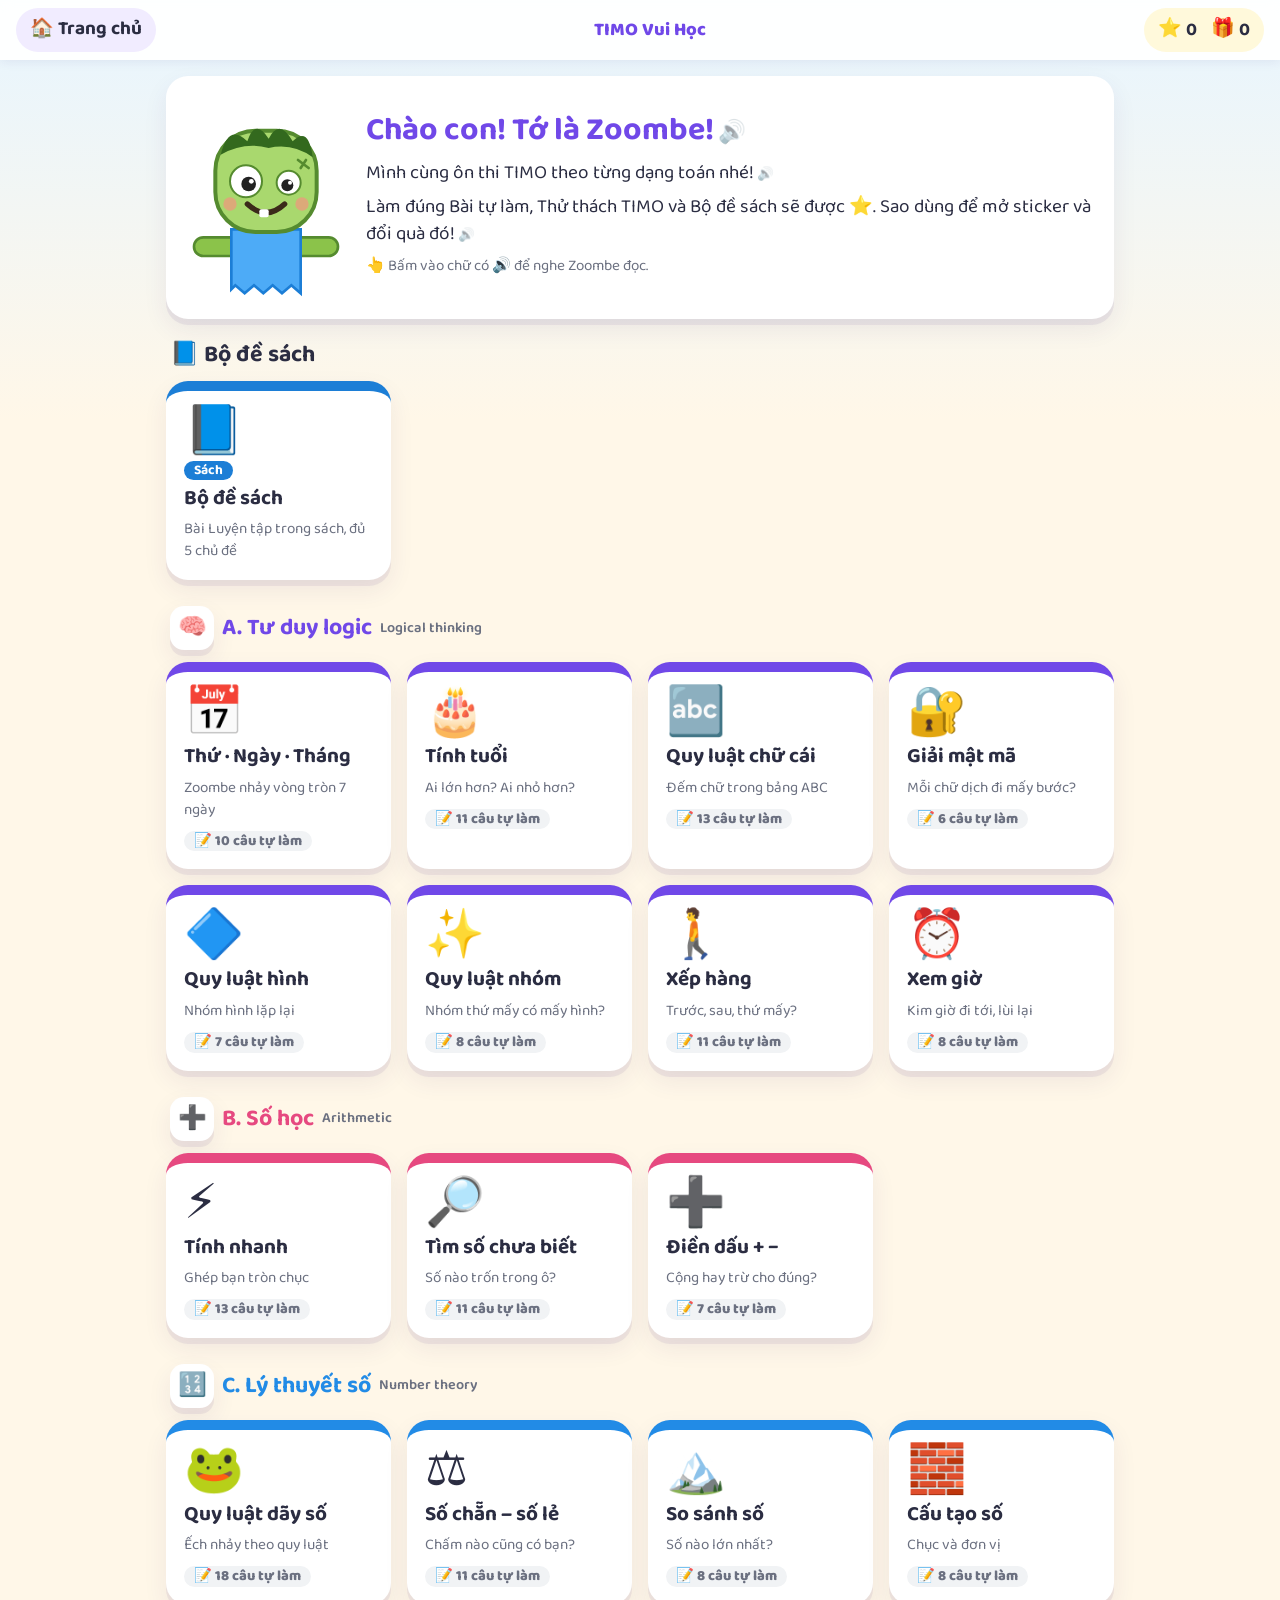
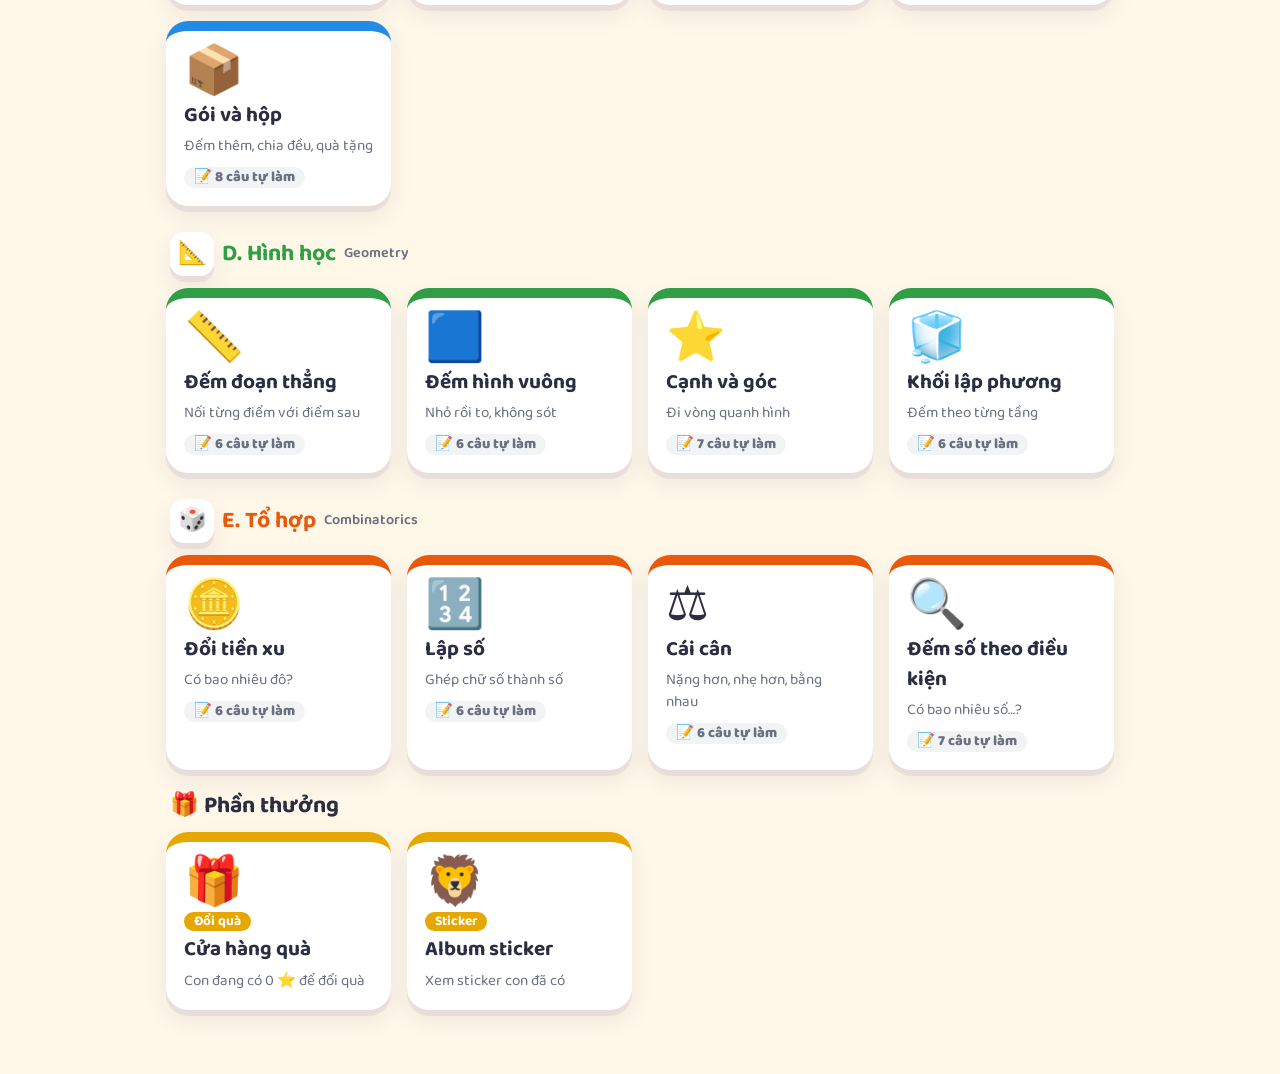
<file: index.html>
<!doctype html>
<html lang="vi">
<head>
  <meta charset="utf-8">
  <meta name="viewport" content="width=device-width, initial-scale=1">
  <title>TIMO Vui Học</title>
  <meta name="theme-color" content="#7048e8">
  <link rel="manifest" href="manifest.json">
  <link rel="apple-touch-icon" href="icons/apple-touch-icon.png">
  <meta name="mobile-web-app-capable" content="yes">
  <meta name="apple-mobile-web-app-capable" content="yes">
  <link rel="preconnect" href="https://fonts.googleapis.com">
  <link rel="preconnect" href="https://fonts.gstatic.com" crossorigin>
  <link href="https://fonts.googleapis.com/css2?family=Baloo+2:wght@500;600;700;800&display=swap" rel="stylesheet">
  <link rel="stylesheet" href="css/style.css">
</head>
<body>
  <header class="topbar" id="topbar"></header>

  <main class="wrap">
    <section class="hero card">
      <div class="zb float" data-zoombe="happy"></div>
      <div>
        <h1 class="say">Chào con! Tớ là Zoombe!</h1>
        <p class="say">Mình cùng ôn thi TIMO theo từng dạng toán nhé!</p>
        <p class="say">Làm đúng Bài tự làm, Thử thách TIMO và Bộ đề sách sẽ được ⭐. Sao dùng để mở sticker và đổi quà đó!</p>
        <p class="tip">👆 Bấm vào chữ có 🔊 để nghe Zoombe đọc.</p>
      </div>
    </section>

    <h2 class="section-title">📘 Bộ đề sách</h2>
    <div class="islands">
      <a class="island" href="bo-de-sach.html" style="--c:#1c7ed6">
        <span class="isl-icon">📘</span><span class="isl-tag">Sách</span>
        <b>Bộ đề sách</b><small>Bài Luyện tập trong sách, đủ 5 chủ đề</small>
      </a>
    </div>

    <div id="parts"></div>

    <h2 class="section-title">🎁 Phần thưởng</h2>
    <div class="islands">
      <a class="island" href="doi-qua.html" style="--c:#e6a700">
        <span class="isl-icon">🎁</span><span class="isl-tag">Đổi quà</span>
        <b>Cửa hàng quà</b><small id="giftHint">Dùng ⭐ để đổi quà thật</small>
      </a>
      <a class="island" href="album.html" style="--c:#e6a700">
        <span class="isl-icon">🦁</span><span class="isl-tag">Sticker</span>
        <b>Album sticker</b><small id="albumHint">Xem sticker con đã có</small>
      </a>
    </div>
  </main>

  <script src="js/data.js"></script>
  <script src="js/common.js"></script>
  <script src="js/topics/chu-cai.js"></script>
  <script src="js/topics/ma-ma.js"></script>
  <script src="js/topics/quy-luat-hinh.js"></script>
  <script src="js/topics/quy-luat-nhom.js"></script>
  <script src="js/topics/xep-hang.js"></script>
  <script src="js/topics/xem-gio.js"></script>
  <script src="js/topics/tinh-nhanh.js"></script>
  <script src="js/topics/tim-so.js"></script>
  <script src="js/topics/dien-dau.js"></script>
  <script src="js/topics/day-so.js"></script>
  <script src="js/topics/chan-le.js"></script>
  <script src="js/topics/so-sanh.js"></script>
  <script src="js/topics/cau-tao.js"></script>
  <script src="js/topics/goi-hop.js"></script>
  <script src="js/topics/doan-thang.js"></script>
  <script src="js/topics/hinh-vuong.js"></script>
  <script src="js/topics/canh-goc.js"></script>
  <script src="js/topics/lap-phuong.js"></script>
  <script src="js/topics/doi-xu.js"></script>
  <script src="js/topics/lap-so.js"></script>
  <script src="js/topics/cai-can.js"></script>
  <script src="js/topics/dem-so.js"></script>
  <script>
    (function () {
      const { esc } = TV, st = TV.getState();
      // Tiến độ bài tự làm: số câu đúng cao nhất / tổng số câu
      const badge = (testId, n) => {
        const t = st.tests[testId];
        return t && t.done ? `<span class="isl-score">📝 ${t.best}/${n}${t.best === n ? ' 🏆' : ''}</span>` : `<span class="isl-score todo">📝 ${n} câu tự làm</span>`;
      };
      const card = (c, part) => `<a class="island" href="${c.href}" style="--c:${part.color}">
          <span class="isl-icon">${c.icon}</span><b>${esc(c.title)}</b><small>${esc(c.sub)}</small>${badge(c.test, c.n)}</a>`;
      const topics = window.TVTopics || [];
      document.getElementById('parts').innerHTML = TVData.PARTS.map(p => {
        const cards = TVData.LINKS.filter(l => l.part === p.id)
          .concat(topics.filter(t => t.part === p.id).map(t => ({ href: `chu-de.html?id=${t.id}`, icon: t.icon, title: t.title, sub: t.sub, test: `${t.id}-test`, n: t.test.length })));
        return `<section class="part" style="--c:${p.color}">
            <h2 class="part-title"><span class="part-icon">${p.icon}</span> ${p.id}. ${p.vi} <small>${p.en}</small></h2>
            ${cards.length ? `<div class="islands">${cards.map(c => card(c, p)).join('')}</div>` : ''}
            ${p.soon ? `<p class="soon">🔒 Sắp có: ${esc(p.soon)}</p>` : ''}
          </section>`;
      }).join('');
      if (st.stickers) document.getElementById('albumHint').textContent = `Con đã có ${st.stickers} sticker!`;
      document.getElementById('giftHint').textContent = `Con đang có ${TV.available()} ⭐ để đổi quà`;
    })();
  </script>
</body>
</html>
</file>
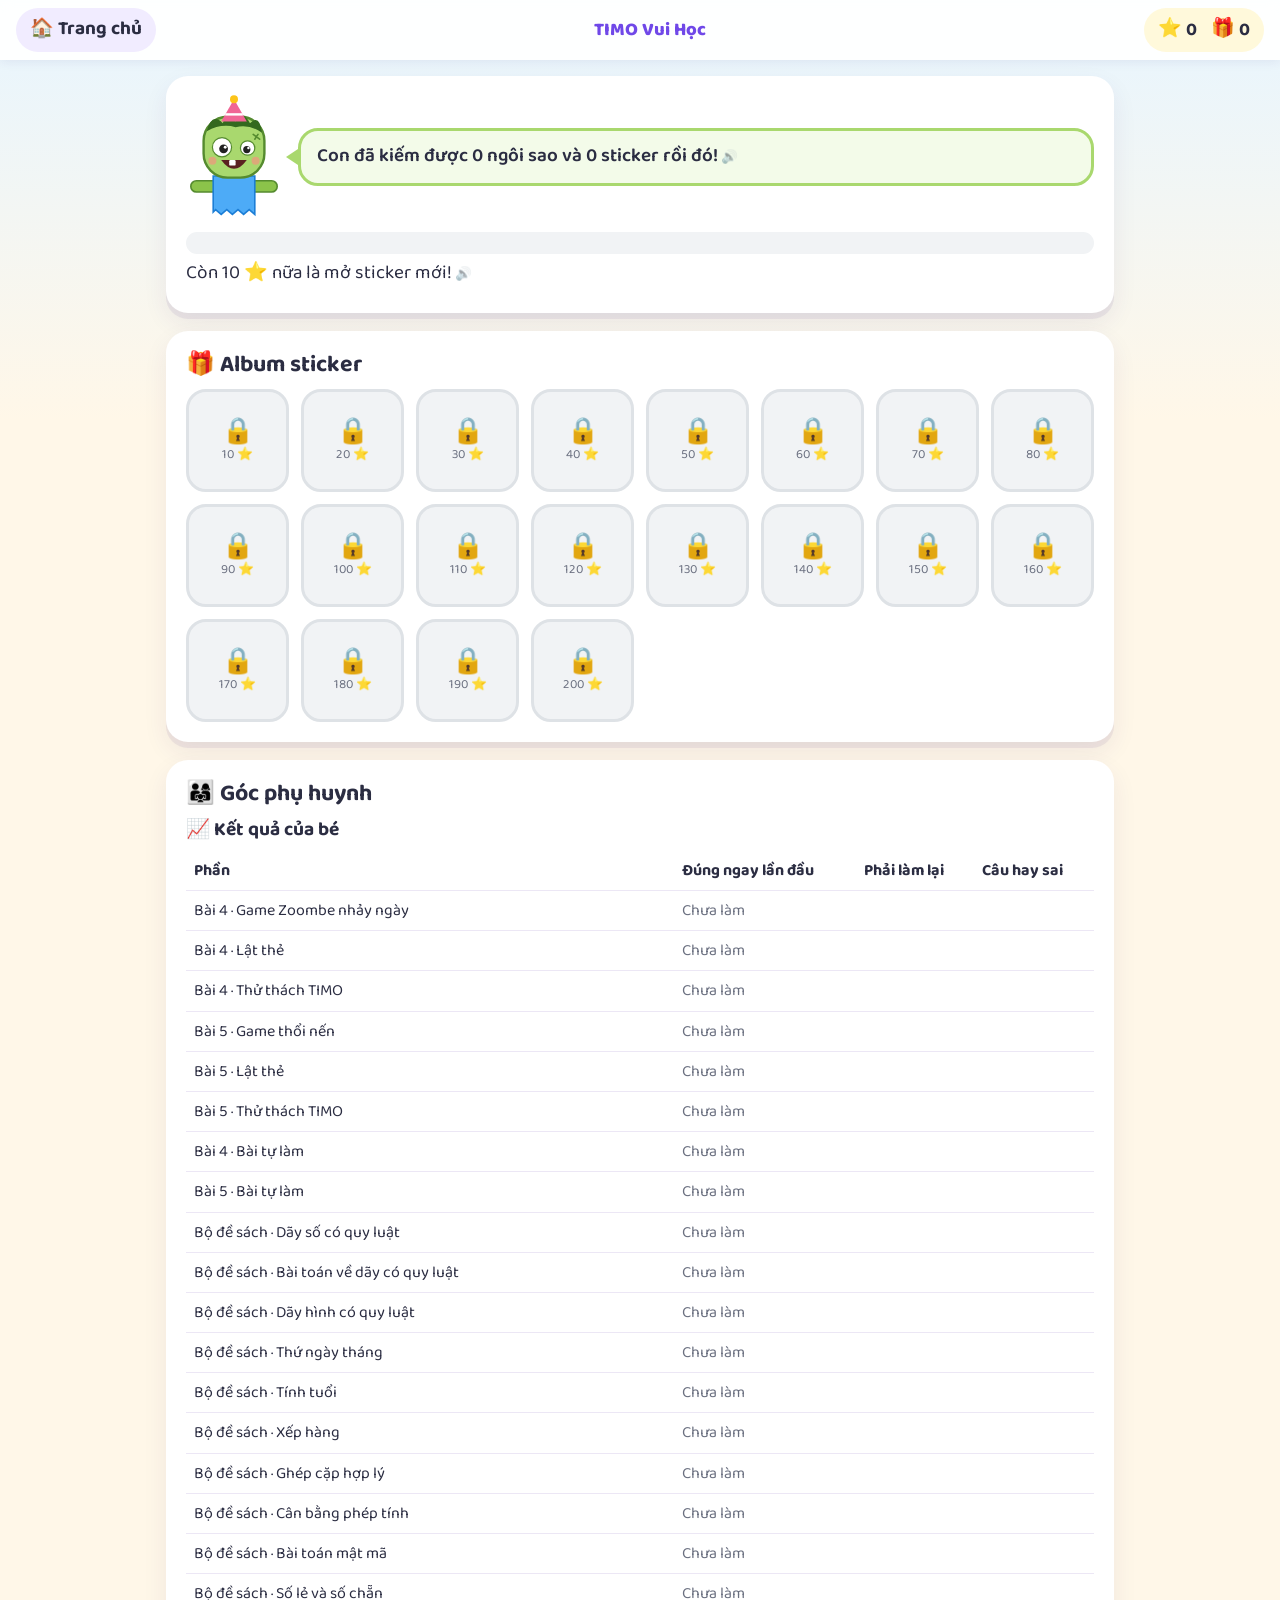
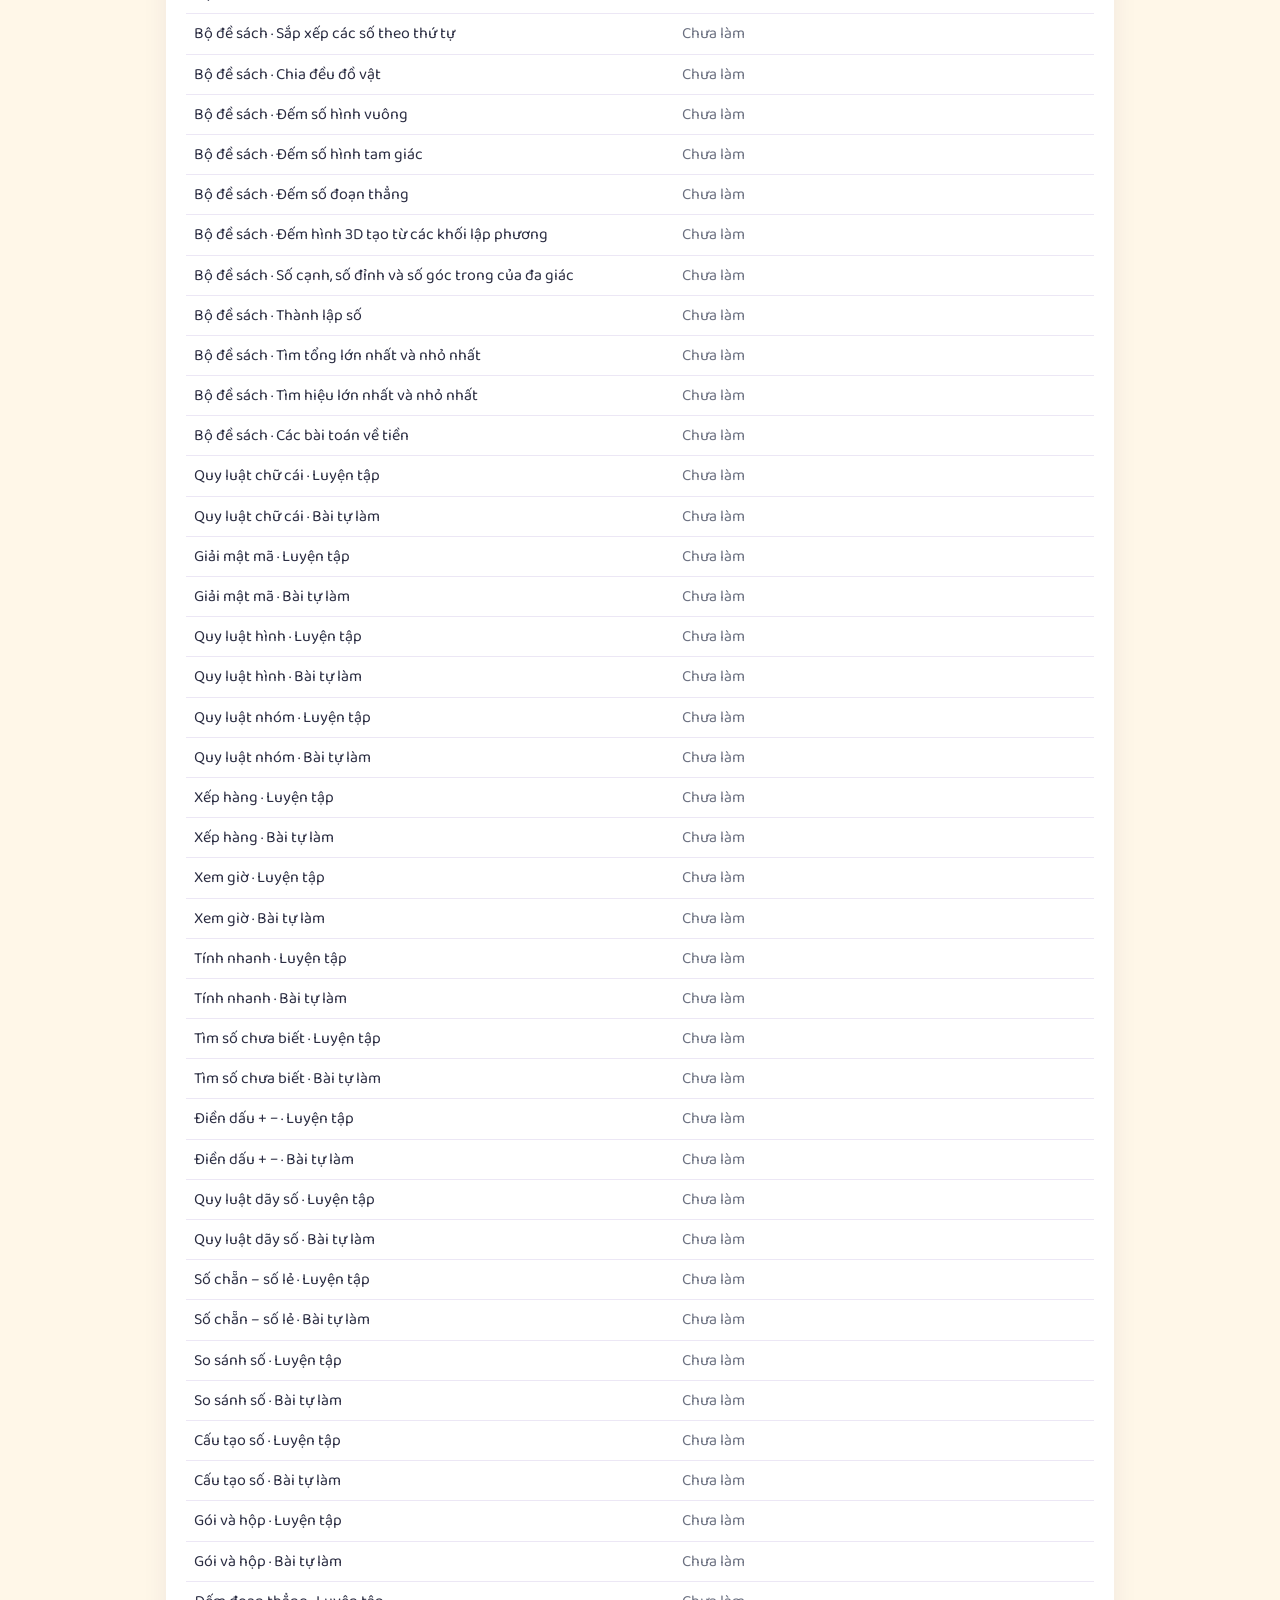
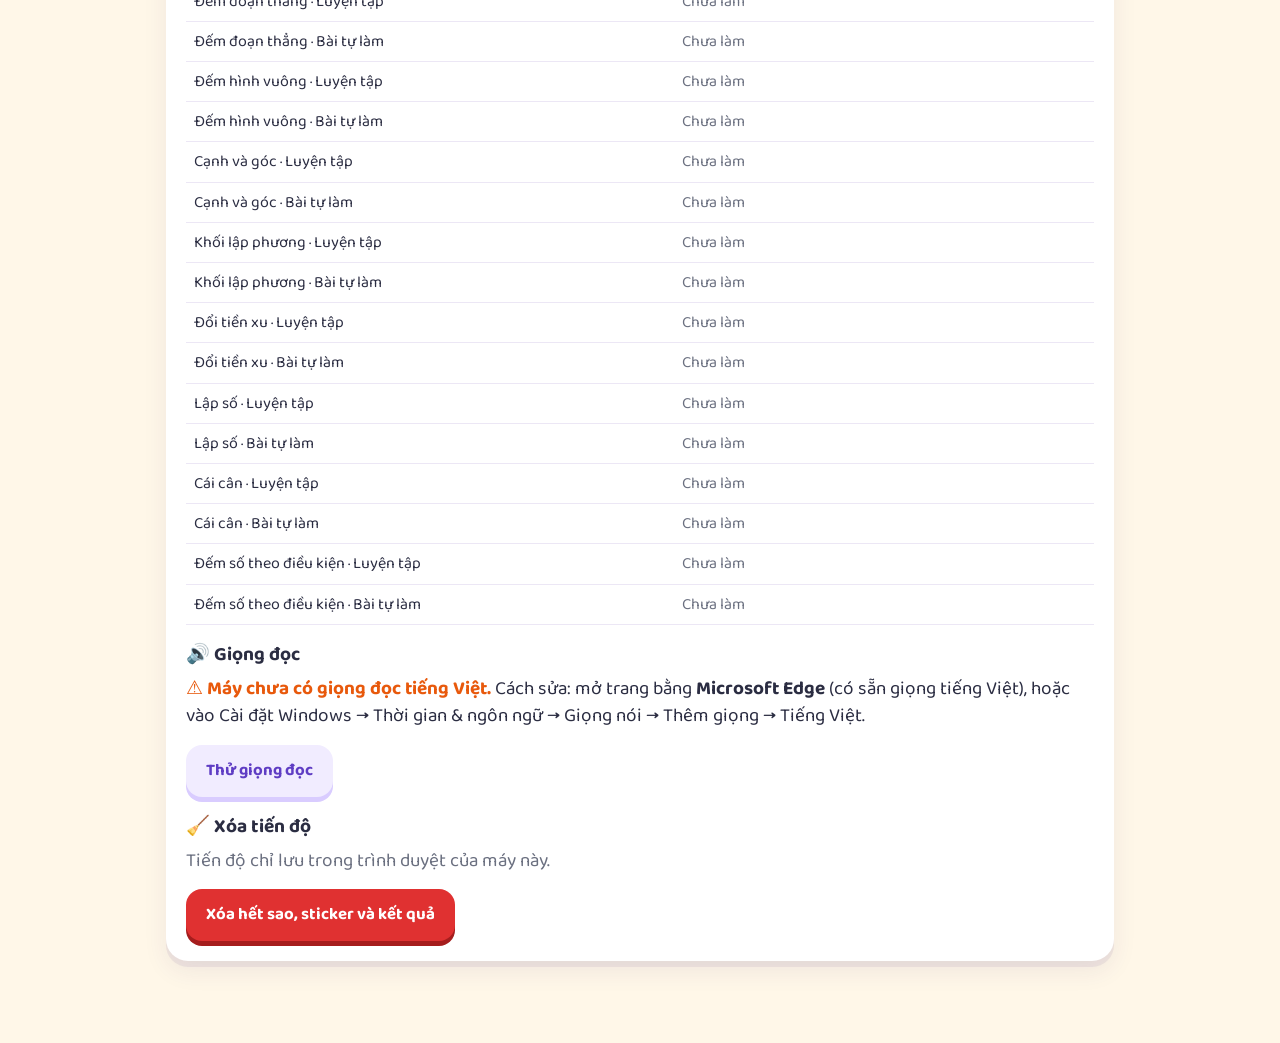
<file: album.html>
<!doctype html>
<html lang="vi">
<head>
  <meta charset="utf-8">
  <meta name="viewport" content="width=device-width, initial-scale=1">
  <title>Album Sticker</title>
  <meta name="theme-color" content="#7048e8">
  <link rel="manifest" href="manifest.json">
  <link rel="apple-touch-icon" href="icons/apple-touch-icon.png">
  <meta name="mobile-web-app-capable" content="yes">
  <meta name="apple-mobile-web-app-capable" content="yes">
  <link rel="preconnect" href="https://fonts.googleapis.com">
  <link rel="preconnect" href="https://fonts.gstatic.com" crossorigin>
  <link href="https://fonts.googleapis.com/css2?family=Baloo+2:wght@500;600;700;800&display=swap" rel="stylesheet">
  <link rel="stylesheet" href="css/style.css">
</head>
<body>
  <header class="topbar" id="topbar"></header>

  <main class="wrap">
    <section class="card">
      <div class="guide">
        <div class="zb float" data-zoombe="party"></div>
        <div class="bubble say" id="albumTalk"></div>
      </div>
      <div class="progress"><div class="progress-bar" id="nextBar"></div></div>
      <p class="say" id="nextText"></p>
    </section>

    <section class="card">
      <h2>🎁 Album sticker</h2>
      <div class="sticker-grid" id="stickers"></div>
    </section>

    <section class="card">
      <h2>👨‍👩‍👧 Góc phụ huynh</h2>
      <h3>📈 Kết quả của bé</h3>
      <div class="table-wrap" id="report"></div>
      <h3 style="margin-top:18px">🔊 Giọng đọc</h3>
      <p id="voiceInfo"></p>
      <div class="btn-row" style="justify-content:flex-start">
        <button class="btn btn-ghost" id="testVoice">Thử giọng đọc</button>
      </div>
      <h3 style="margin-top:18px">🧹 Xóa tiến độ</h3>
      <p class="muted">Tiến độ chỉ lưu trong trình duyệt của máy này.</p>
      <div class="btn-row" style="justify-content:flex-start">
        <button class="btn btn-danger" id="resetAll">Xóa hết sao, sticker và kết quả</button>
      </div>
    </section>
  </main>

  <script src="js/data.js"></script>
  <script src="js/common.js"></script>
  <script src="js/topics/chu-cai.js"></script>
  <script src="js/topics/ma-ma.js"></script>
  <script src="js/topics/quy-luat-hinh.js"></script>
  <script src="js/topics/quy-luat-nhom.js"></script>
  <script src="js/topics/xep-hang.js"></script>
  <script src="js/topics/xem-gio.js"></script>
  <script src="js/topics/tinh-nhanh.js"></script>
  <script src="js/topics/tim-so.js"></script>
  <script src="js/topics/dien-dau.js"></script>
  <script src="js/topics/day-so.js"></script>
  <script src="js/topics/chan-le.js"></script>
  <script src="js/topics/so-sanh.js"></script>
  <script src="js/topics/cau-tao.js"></script>
  <script src="js/topics/goi-hop.js"></script>
  <script src="js/topics/doan-thang.js"></script>
  <script src="js/topics/hinh-vuong.js"></script>
  <script src="js/topics/canh-goc.js"></script>
  <script src="js/topics/lap-phuong.js"></script>
  <script src="js/topics/doi-xu.js"></script>
  <script src="js/topics/lap-so.js"></script>
  <script src="js/topics/cai-can.js"></script>
  <script src="js/topics/dem-so.js"></script>
  <script src="js/sach/sach-logic.js"></script>
  <script src="js/sach/sach-so-hoc.js"></script>
  <script src="js/sach/sach-ly-thuyet-so.js"></script>
  <script src="js/sach/sach-hinh-hoc.js"></script>
  <script src="js/sach/sach-to-hop.js"></script>
  <script src="js/album.js"></script>
</body>
</html>
</file>
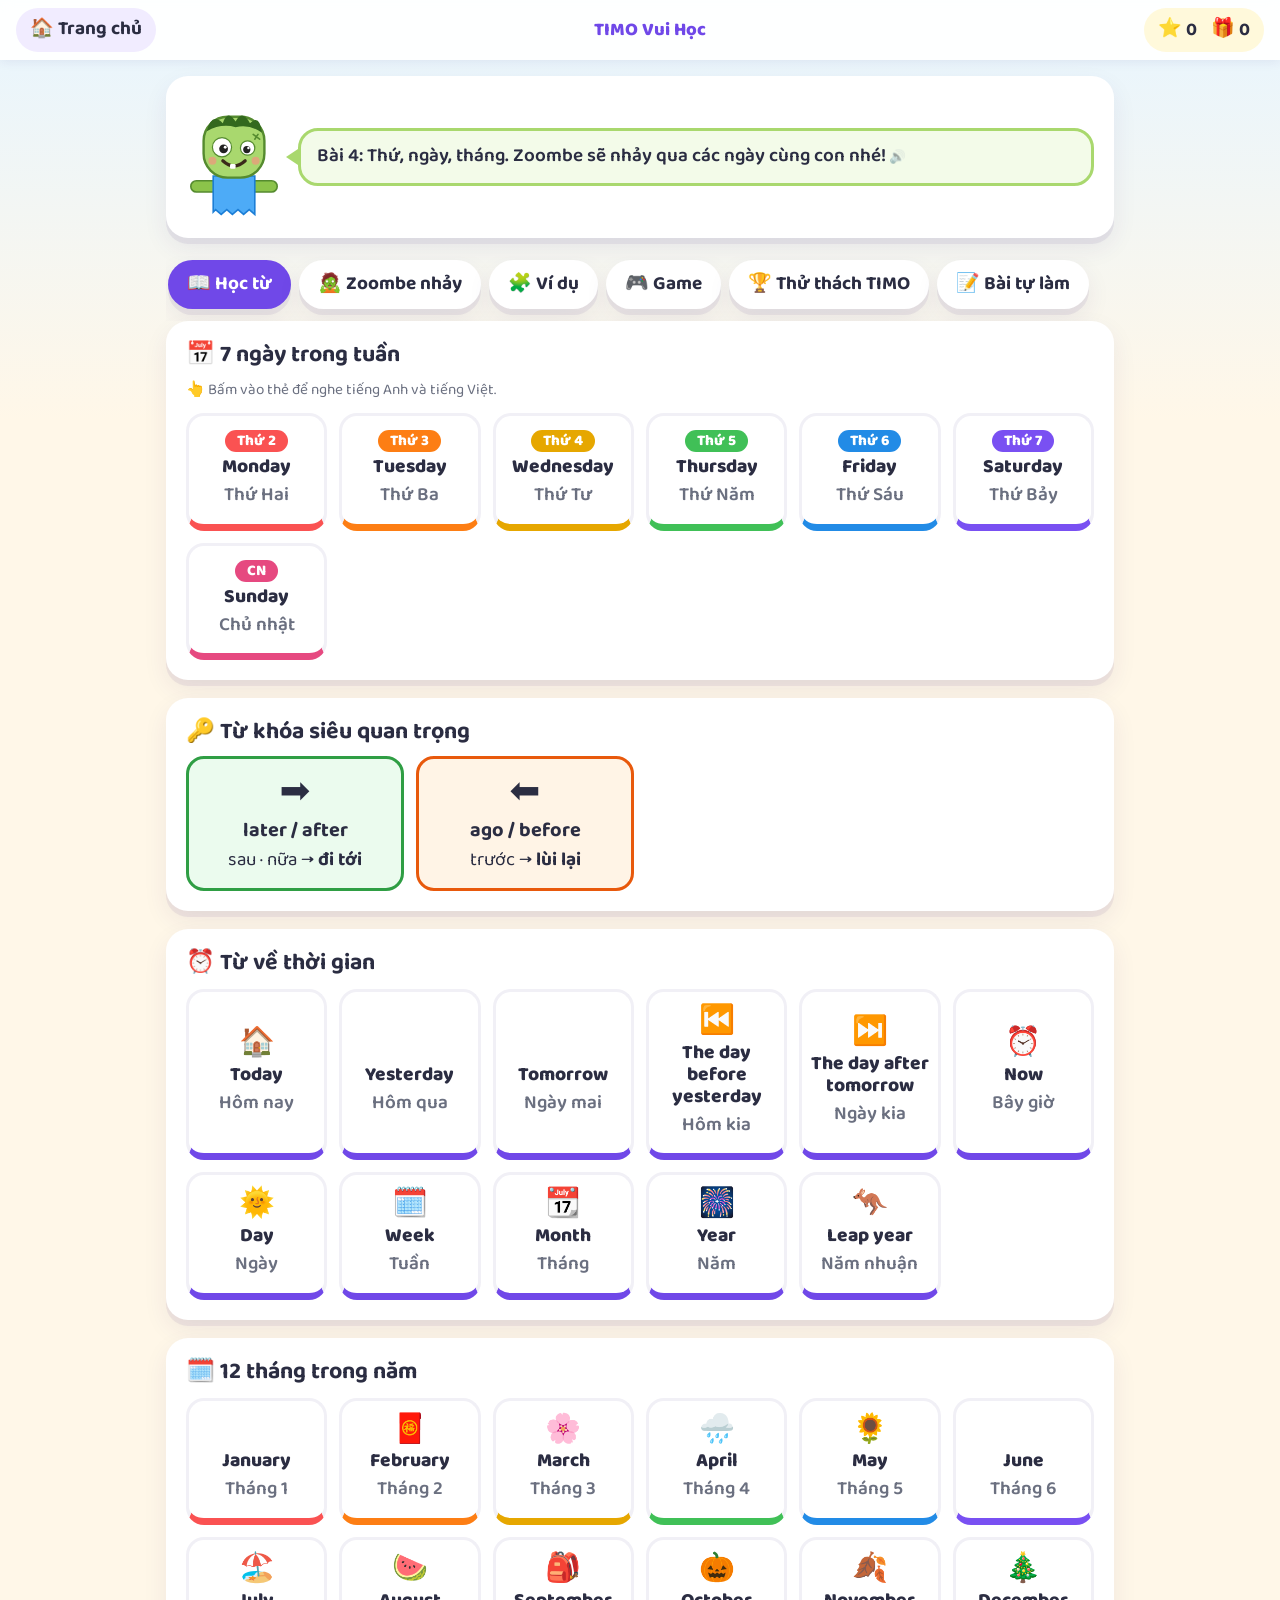
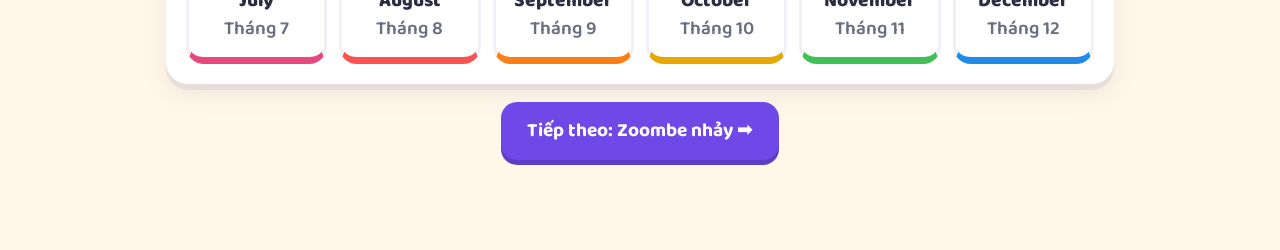
<file: bai-thu-ngay.html>
<!doctype html>
<html lang="vi">
<head>
  <meta charset="utf-8">
  <meta name="viewport" content="width=device-width, initial-scale=1">
  <title>Thứ Ngày Tháng</title>
  <meta name="theme-color" content="#7048e8">
  <link rel="manifest" href="manifest.json">
  <link rel="apple-touch-icon" href="icons/apple-touch-icon.png">
  <meta name="mobile-web-app-capable" content="yes">
  <meta name="apple-mobile-web-app-capable" content="yes">
  <link rel="preconnect" href="https://fonts.googleapis.com">
  <link rel="preconnect" href="https://fonts.gstatic.com" crossorigin>
  <link href="https://fonts.googleapis.com/css2?family=Baloo+2:wght@500;600;700;800&display=swap" rel="stylesheet">
  <link rel="stylesheet" href="css/style.css">
</head>
<body>
  <header class="topbar" id="topbar"></header>

  <main class="wrap">
    <section class="card">
      <div class="guide">
        <div class="zb float" data-zoombe="happy"></div>
        <div class="bubble say">Bài 4: Thứ, ngày, tháng. Zoombe sẽ nhảy qua các ngày cùng con nhé!</div>
      </div>
    </section>

    <nav class="tabs" id="tabs">
      <button data-tab="hoc-tu">📖 Học từ</button>
      <button data-tab="nhay">🧟 Zoombe nhảy</button>
      <button data-tab="vi-du">🧩 Ví dụ</button>
      <button data-tab="game">🎮 Game</button>
      <button data-tab="thu-thach">🏆 Thử thách TIMO</button>
      <button data-tab="bai-tu-lam">📝 Bài tự làm</button>
    </nav>

    <!-- 1. Học từ -->
    <section class="panel" id="hoc-tu">
      <div class="card">
        <h2>📅 7 ngày trong tuần</h2>
        <p class="tip">👆 Bấm vào thẻ để nghe tiếng Anh và tiếng Việt.</p>
        <div class="word-grid" id="dayCards"></div>
      </div>
      <div class="card">
        <h2>🔑 Từ khóa siêu quan trọng</h2>
        <div class="key-grid">
          <div class="key fwd" data-en="later. after." data-vi="Sau, nữa. Là đi tới.">
            <span class="key-arrow">➡️</span><b>later / after</b><span>sau · nữa → <b>đi tới</b></span>
          </div>
          <div class="key back" data-en="ago. before." data-vi="Trước. Là lùi lại.">
            <span class="key-arrow">⬅️</span><b>ago / before</b><span>trước → <b>lùi lại</b></span>
          </div>
        </div>
      </div>
      <div class="card">
        <h2>⏰ Từ về thời gian</h2>
        <div class="word-grid" id="timeWords"></div>
      </div>
      <div class="card">
        <h2>🗓️ 12 tháng trong năm</h2>
        <div class="word-grid small" id="monthCards"></div>
      </div>
      <div class="next-row"><button class="btn btn-big" data-goto="nhay">Tiếp theo: Zoombe nhảy ➡️</button></div>
    </section>

    <!-- 2. Zoombe nhảy -->
    <section class="panel" id="nhay">
      <div class="card">
        <h2>🛤️ Con đường 5 ngày</h2>
        <p class="say">Chọn hôm nay là thứ mấy. Rồi bấm vào từng ô xem Zoombe nhảy nhé.</p>
        <p class="real-day say" id="realDay"></p>
        <div class="chip-row" id="todayPick"></div>
        <div class="timeline" id="timeline"></div>
        <div class="legend"><span class="fwd-t">➡️ Sang phải: +1 ngày</span><span class="back-t">⬅️ Sang trái: −1 ngày</span></div>
      </div>
      <div class="card">
        <h2>🎡 Vòng tròn 7 ngày</h2>
        <p class="say">Bấm vào một ngày để Zoombe đứng đó. Rồi bấm Tới hoặc Lùi để nhảy.</p>
        <div id="wheelPlay"></div>
        <div class="magic"><span class="say">✨ Mẹo siêu nhân: nhảy 7 bước là về đúng chỗ cũ!</span></div>
      </div>
      <div class="next-row"><button class="btn btn-big" data-goto="vi-du">Tiếp theo: Xem ví dụ ➡️</button></div>
    </section>

    <!-- 3. Ví dụ -->
    <section class="panel" id="vi-du">
      <div class="card">
        <h2>🪄 3 bước làm bài</h2>
        <ol class="method-list">
          <li class="say">🏠 Bước 1: Tìm xem <b>hôm nay</b> là thứ mấy.</li>
          <li class="say">➡️ Bước 2: Xem đề bảo <b class="fwd-t">đi tới</b> (later) hay <b class="back-t">lùi lại</b> (ago).</li>
          <li class="say">🧟 Bước 3: Cho Zoombe nhảy và đếm từng bước.</li>
        </ol>
      </div>
      <div class="card example">
        <h3>Ví dụ 1 · Đi tới ➡️</h3>
        <p class="q-en say" data-lang="en">Today is Thursday. Which day of the week will it be 3 days later?</p>
        <p class="say">Hôm nay là thứ Năm. Hỏi 3 ngày nữa là thứ mấy?</p>
        <div class="ex-layout"><div id="ex1Wheel"></div><div id="ex1Steps"></div></div>
      </div>
      <div class="card example">
        <h3>Ví dụ 2 · Lùi lại ⬅️</h3>
        <p class="q-en say" data-lang="en">Tomorrow will be Friday. Which day of the week was it 3 days before (from today)?</p>
        <p class="say">Ngày mai là thứ Sáu. Hỏi 3 ngày trước (tính từ hôm nay) là thứ mấy?</p>
        <div class="ex-layout"><div id="ex2Wheel"></div><div id="ex2Steps"></div></div>
      </div>
      <div class="card example">
        <h3>Ví dụ 3 · Mẹo 7 bước ✨</h3>
        <p class="q-en say" data-lang="en">Today is Monday. Which day of the week was it 8 days ago?</p>
        <p class="say">Hôm nay là thứ Hai. Hỏi 8 ngày trước là thứ mấy?</p>
        <div class="ex-layout"><div id="ex3Wheel"></div><div id="ex3Steps"></div></div>
      </div>
      <div class="next-row"><button class="btn btn-big" data-goto="game">Tiếp theo: Chơi game ➡️</button></div>
    </section>

    <!-- 4. Game -->
    <section class="panel" id="game">
      <div class="card">
        <h2>🧟 Game: Zoombe nhảy ngày</h2>
        <p class="say">Chọn mức chơi nhé!</p>
        <div class="chip-row" id="lvlPick">
          <button class="chip-btn active" data-lvl="1">🌱 Dễ</button>
          <button class="chip-btn" data-lvl="2">🌿 Vừa</button>
          <button class="chip-btn" data-lvl="3">🌳 Khó</button>
        </div>
        <div id="dayGame"></div>
      </div>
      <div class="card">
        <h2>🃏 Game: Lật thẻ ghép đôi</h2>
        <div id="memDate"></div>
      </div>
      <div class="next-row"><button class="btn btn-big" data-goto="thu-thach">Tiếp theo: Thử thách TIMO ➡️</button></div>
    </section>

    <!-- 5. Thử thách TIMO -->
    <section class="panel" id="thu-thach">
      <div class="card">
        <h2>🏆 Bài tập trong sách</h2>
        <p class="say">7 câu giống đề thi TIMO. Con tự tìm ra thứ đúng rồi bấm Kiểm tra. Đúng ngay lần đầu mới được ⭐ nhé!</p>
        <div id="bookDate"></div>
      </div>
      <div class="next-row"><button class="btn btn-big" data-goto="bai-tu-lam">Tiếp theo: Bài tự làm ➡️</button></div>
    </section>

    <!-- 6. Bài tự làm -->
    <section class="panel" id="bai-tu-lam">
      <div class="card">
        <h2>📝 Bài tự làm</h2>
        <p class="say">Câu giống đề thi TIMO. Con tự làm hết rồi bấm Nộp bài. Câu nào sai thì con làm lại, làm đúng mới xem cách giải nhé!</p>
        <div id="testDate"></div>
      </div>
    </section>
  </main>

  <script src="js/data.js"></script>
  <script src="js/common.js"></script>
  <script src="js/thu-ngay.js"></script>
</body>
</html>
</file>
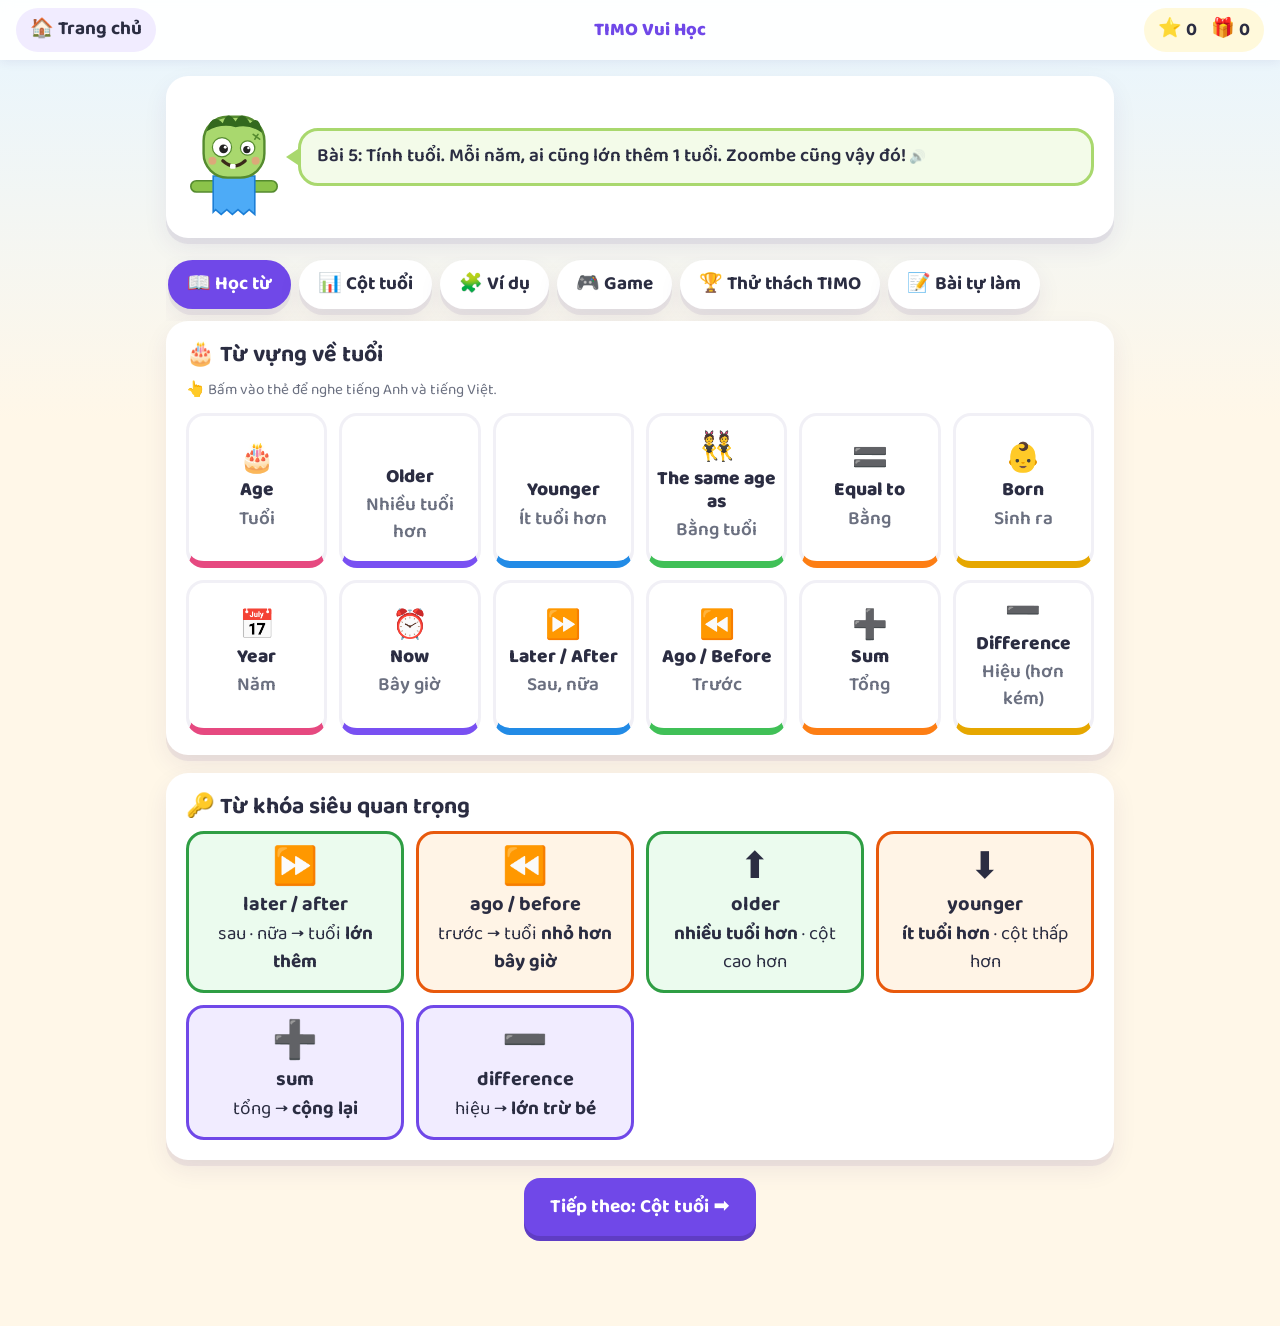
<file: bai-tuoi.html>
<!doctype html>
<html lang="vi">
<head>
  <meta charset="utf-8">
  <meta name="viewport" content="width=device-width, initial-scale=1">
  <title>Tính Tuổi</title>
  <meta name="theme-color" content="#7048e8">
  <link rel="manifest" href="manifest.json">
  <link rel="apple-touch-icon" href="icons/apple-touch-icon.png">
  <meta name="mobile-web-app-capable" content="yes">
  <meta name="apple-mobile-web-app-capable" content="yes">
  <link rel="preconnect" href="https://fonts.googleapis.com">
  <link rel="preconnect" href="https://fonts.gstatic.com" crossorigin>
  <link href="https://fonts.googleapis.com/css2?family=Baloo+2:wght@500;600;700;800&display=swap" rel="stylesheet">
  <link rel="stylesheet" href="css/style.css">
</head>
<body>
  <header class="topbar" id="topbar"></header>

  <main class="wrap">
    <section class="card">
      <div class="guide">
        <div class="zb float" data-zoombe="happy"></div>
        <div class="bubble say">Bài 5: Tính tuổi. Mỗi năm, ai cũng lớn thêm 1 tuổi. Zoombe cũng vậy đó!</div>
      </div>
    </section>

    <nav class="tabs" id="tabs">
      <button data-tab="hoc-tu">📖 Học từ</button>
      <button data-tab="cot-tuoi">📊 Cột tuổi</button>
      <button data-tab="vi-du">🧩 Ví dụ</button>
      <button data-tab="game">🎮 Game</button>
      <button data-tab="thu-thach">🏆 Thử thách TIMO</button>
      <button data-tab="bai-tu-lam">📝 Bài tự làm</button>
    </nav>

    <!-- 1. Học từ -->
    <section class="panel" id="hoc-tu">
      <div class="card">
        <h2>🎂 Từ vựng về tuổi</h2>
        <p class="tip">👆 Bấm vào thẻ để nghe tiếng Anh và tiếng Việt.</p>
        <div class="word-grid" id="ageWords"></div>
      </div>
      <div class="card">
        <h2>🔑 Từ khóa siêu quan trọng</h2>
        <div class="key-grid">
          <div class="key fwd" data-en="later. after." data-vi="Sau, nữa. Tuổi lớn thêm.">
            <span class="key-arrow">⏩</span><b>later / after</b><span>sau · nữa → tuổi <b>lớn thêm</b></span>
          </div>
          <div class="key back" data-en="ago. before." data-vi="Trước. Tuổi nhỏ hơn bây giờ.">
            <span class="key-arrow">⏪</span><b>ago / before</b><span>trước → tuổi <b>nhỏ hơn bây giờ</b></span>
          </div>
          <div class="key fwd" data-en="older" data-vi="Nhiều tuổi hơn.">
            <span class="key-arrow">⬆️</span><b>older</b><span><b>nhiều tuổi hơn</b> · cột cao hơn</span>
          </div>
          <div class="key back" data-en="younger" data-vi="Ít tuổi hơn.">
            <span class="key-arrow">⬇️</span><b>younger</b><span><b>ít tuổi hơn</b> · cột thấp hơn</span>
          </div>
          <div class="key" data-en="sum" data-vi="Tổng. Cộng lại.">
            <span class="key-arrow">➕</span><b>sum</b><span>tổng → <b>cộng lại</b></span>
          </div>
          <div class="key" data-en="difference" data-vi="Hiệu. Lấy số lớn trừ số bé.">
            <span class="key-arrow">➖</span><b>difference</b><span>hiệu → <b>lớn trừ bé</b></span>
          </div>
        </div>
      </div>
      <div class="next-row"><button class="btn btn-big" data-goto="cot-tuoi">Tiếp theo: Cột tuổi ➡️</button></div>
    </section>

    <!-- 2. Cột tuổi -->
    <section class="panel" id="cot-tuoi">
      <div class="card">
        <h2>📊 Cột tuổi biết lớn</h2>
        <p class="say">Mỗi hộp là 1 tuổi. Bấm nút để thời gian chạy tới hoặc lùi lại nhé!</p>
        <div id="agePlay"></div>
        <div class="year-row">
          <button class="btn back-btn" id="yearBack">⏪ 1 năm trước</button>
          <span class="year-label" id="yearLabel">Bây giờ (now)</span>
          <button class="btn fwd-btn" id="yearFwd">1 năm sau ⏩</button>
        </div>
        <div class="rule">
          <span class="rule-icon">🌟</span>
          <span class="say">Bí kíp: Mỗi năm, ai cũng thêm 1 tuổi. Hai người hơn kém nhau bao nhiêu tuổi thì mãi mãi vẫn hơn kém bấy nhiêu!</span>
        </div>
      </div>
      <div class="next-row"><button class="btn btn-big" data-goto="vi-du">Tiếp theo: Xem ví dụ ➡️</button></div>
    </section>

    <!-- 3. Ví dụ -->
    <section class="panel" id="vi-du">
      <div class="card">
        <h2>🪄 3 bước làm bài</h2>
        <ol class="method-list">
          <li class="say">⏰ Bước 1: Tìm tuổi <b>bây giờ</b> (now) trước.</li>
          <li class="say">🔍 Bước 2: Xem đề hỏi năm <b class="back-t">trước</b> ⏪ hay năm <b class="fwd-t">sau</b> ⏩, ai <b>nhiều tuổi hơn</b> ⬆️, ai <b>ít tuổi hơn</b> ⬇️.</li>
          <li class="say">🧮 Bước 3: Cộng hoặc trừ.</li>
        </ol>
      </div>
      <div class="card example">
        <h3>Ví dụ 1 · Chị lớn hơn ⬆️</h3>
        <p class="q-en say" data-lang="en">Lacie is 8 years old. Her sister is 3 years older than her. How old is Lacie's sister?</p>
        <p class="say">Lacie 8 tuổi. Chị gái của Lacie hơn Lacie 3 tuổi. Hỏi chị gái của Lacie bao nhiêu tuổi?</p>
        <div class="ex-layout"><div id="ex1Bars"></div><div id="ex1Steps"></div></div>
      </div>
      <div class="card example">
        <h3>Ví dụ 2 · Cùng lớn lên ⏩</h3>
        <p class="q-en say" data-lang="en">When Harry was born, Harry's brother was 5 years old. Now, Harry's brother is 16 years old. How old is Harry now?</p>
        <p class="say">Khi Harry được sinh ra, anh trai của Harry 5 tuổi. Hiện tại, anh trai của Harry 16 tuổi. Hỏi hiện tại Harry bao nhiêu tuổi?</p>
        <div class="ex-layout"><div id="ex2Bars"></div><div id="ex2Steps"></div></div>
      </div>
      <div class="next-row"><button class="btn btn-big" data-goto="game">Tiếp theo: Chơi game ➡️</button></div>
    </section>

    <!-- 4. Game -->
    <section class="panel" id="game">
      <div class="card">
        <h2>🎂 Game: Thổi nến sinh nhật</h2>
        <p class="say">Trả lời đúng là bánh có nến. Zoombe sẽ thổi nến giúp con!</p>
        <div id="ageGame"></div>
      </div>
      <div class="card">
        <h2>🃏 Game: Lật thẻ ghép đôi</h2>
        <div id="memAge"></div>
      </div>
      <div class="next-row"><button class="btn btn-big" data-goto="thu-thach">Tiếp theo: Thử thách TIMO ➡️</button></div>
    </section>

    <!-- 5. Thử thách TIMO -->
    <section class="panel" id="thu-thach">
      <div class="card">
        <h2>🏆 Bài tập trong sách</h2>
        <p class="say">8 câu giống đề thi TIMO. Con tự tính rồi điền kết quả. Đúng ngay lần đầu mới được ⭐ nhé!</p>
        <div id="bookAge"></div>
      </div>
      <div class="next-row"><button class="btn btn-big" data-goto="bai-tu-lam">Tiếp theo: Bài tự làm ➡️</button></div>
    </section>

    <!-- 6. Bài tự làm -->
    <section class="panel" id="bai-tu-lam">
      <div class="card">
        <h2>📝 Bài tự làm</h2>
        <p class="say">Câu giống đề thi TIMO. Con tự làm hết rồi bấm Nộp bài. Câu nào sai thì con làm lại, làm đúng mới xem cách giải nhé!</p>
        <div id="testAge"></div>
      </div>
    </section>
  </main>

  <script src="js/data.js"></script>
  <script src="js/common.js"></script>
  <script src="js/tuoi.js"></script>
</body>
</html>
</file>
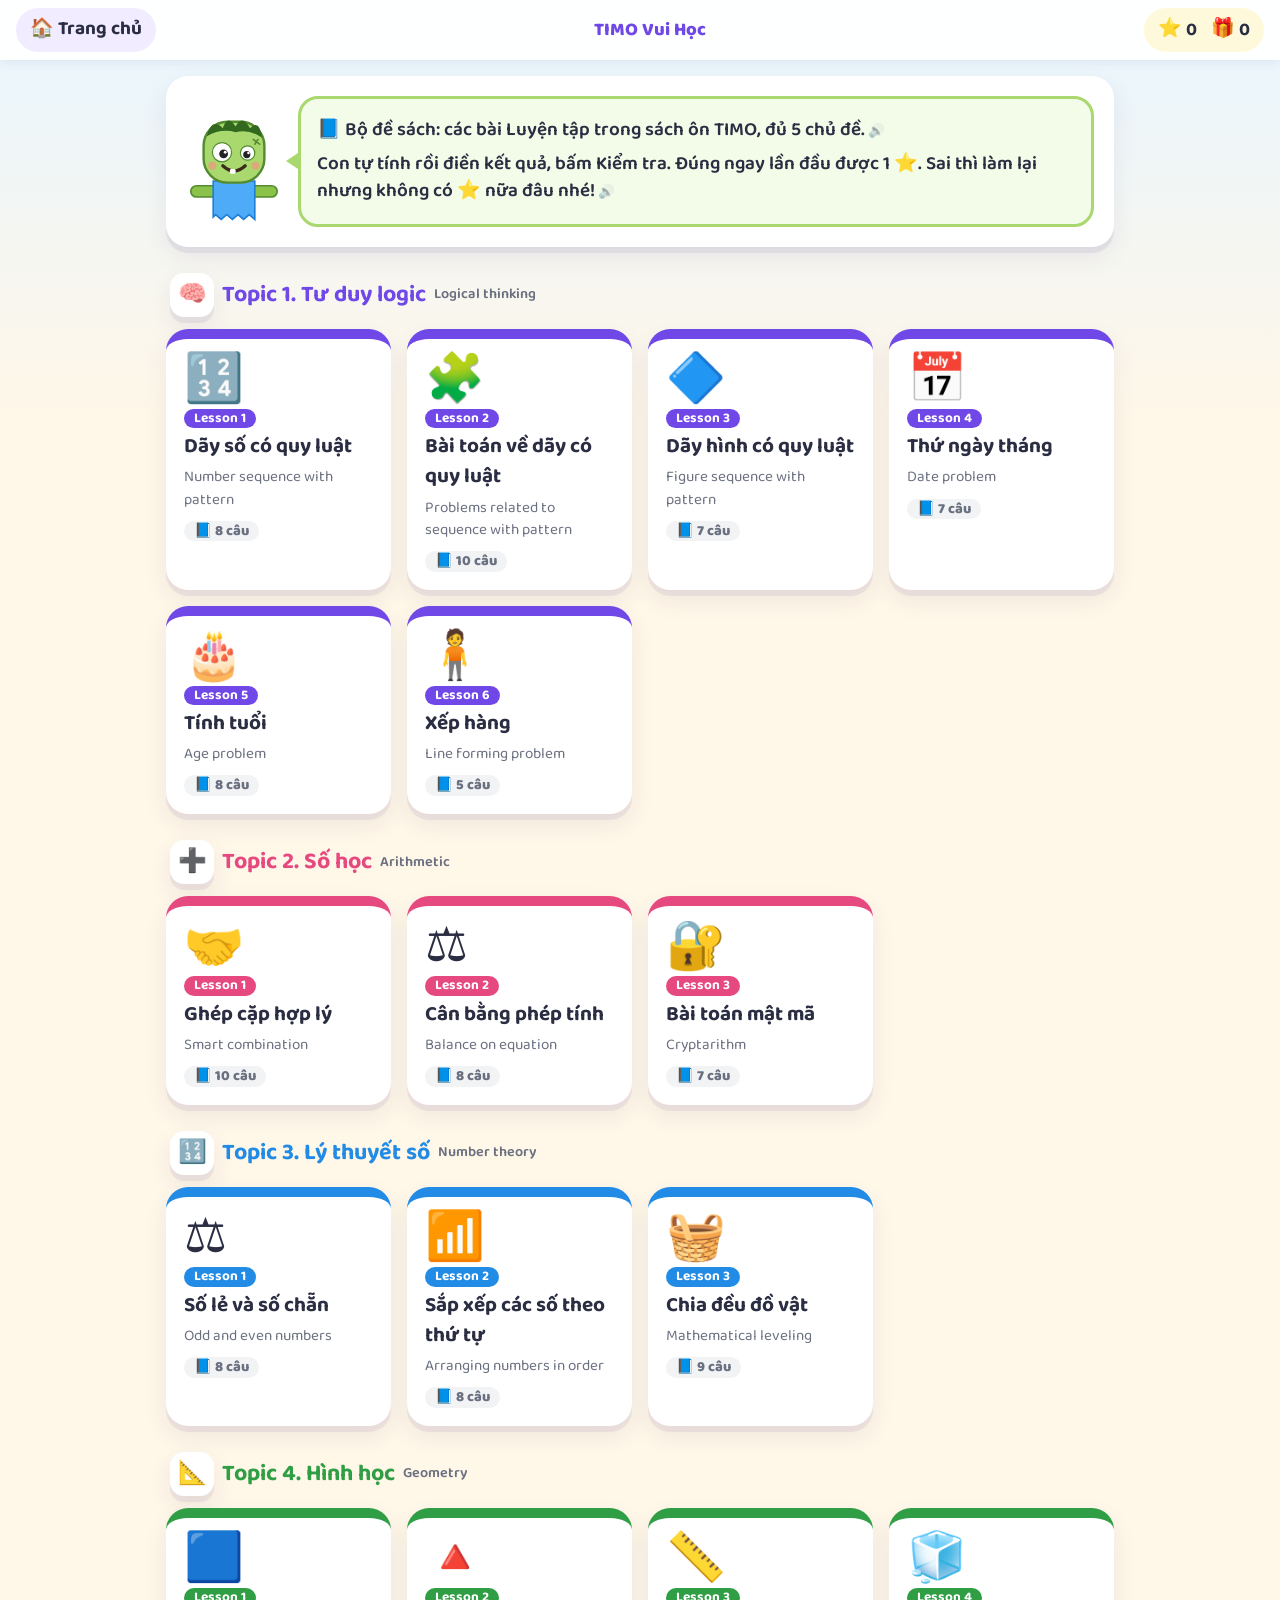
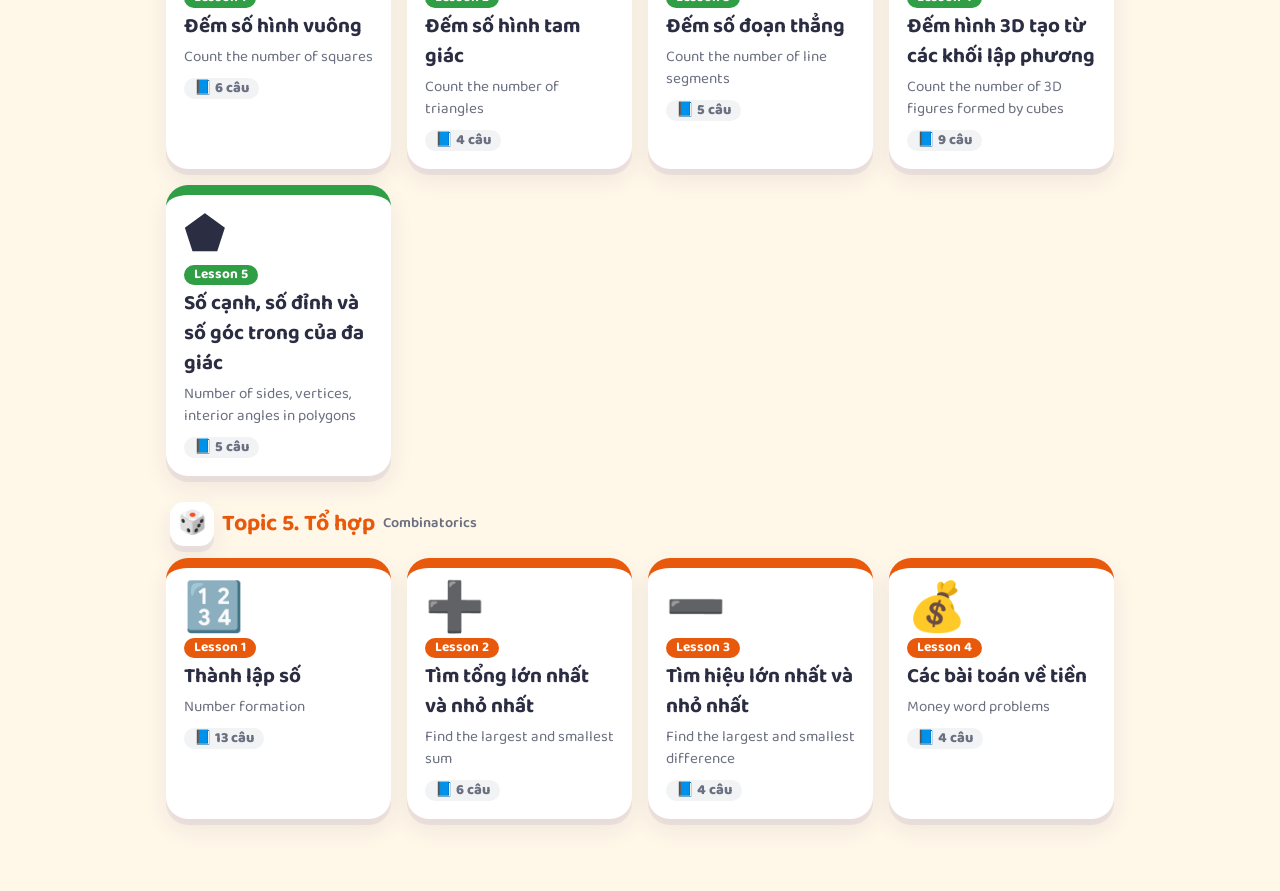
<file: bo-de-sach.html>
<!doctype html>
<html lang="vi">
<head>
  <meta charset="utf-8">
  <meta name="viewport" content="width=device-width, initial-scale=1">
  <title>Bộ đề sách</title>
  <meta name="theme-color" content="#7048e8">
  <link rel="manifest" href="manifest.json">
  <link rel="apple-touch-icon" href="icons/apple-touch-icon.png">
  <meta name="mobile-web-app-capable" content="yes">
  <meta name="apple-mobile-web-app-capable" content="yes">
  <link rel="preconnect" href="https://fonts.googleapis.com">
  <link rel="preconnect" href="https://fonts.gstatic.com" crossorigin>
  <link href="https://fonts.googleapis.com/css2?family=Baloo+2:wght@500;600;700;800&display=swap" rel="stylesheet">
  <link rel="stylesheet" href="css/style.css">
</head>
<body>
  <header class="topbar" id="topbar"></header>

  <main class="wrap">
    <section class="card">
      <div class="guide">
        <div class="zb float" data-zoombe="happy"></div>
        <div class="bubble">
          <p class="say">📘 Bộ đề sách: các bài Luyện tập trong sách ôn TIMO, đủ 5 chủ đề.</p>
          <p class="say">Con tự tính rồi điền kết quả, bấm Kiểm tra. Đúng ngay lần đầu được 1 ⭐. Sai thì làm lại nhưng không có ⭐ nữa đâu nhé!</p>
        </div>
      </div>
    </section>

    <div id="bookParts"></div>

    <section class="card" id="bookQuizCard" hidden>
      <h2 id="bookTitle"></h2>
      <p class="tip" id="bookNote" hidden></p>
      <div id="bookQuiz"></div>
    </section>
  </main>

  <script src="js/data.js"></script>
  <script src="js/common.js"></script>
  <script src="js/visuals.js"></script>
  <script src="js/sach/sach-logic.js"></script>
  <script src="js/sach/sach-so-hoc.js"></script>
  <script src="js/sach/sach-ly-thuyet-so.js"></script>
  <script src="js/sach/sach-hinh-hoc.js"></script>
  <script src="js/sach/sach-to-hop.js"></script>
  <script src="js/bo-de-sach.js"></script>
</body>
</html>
</file>
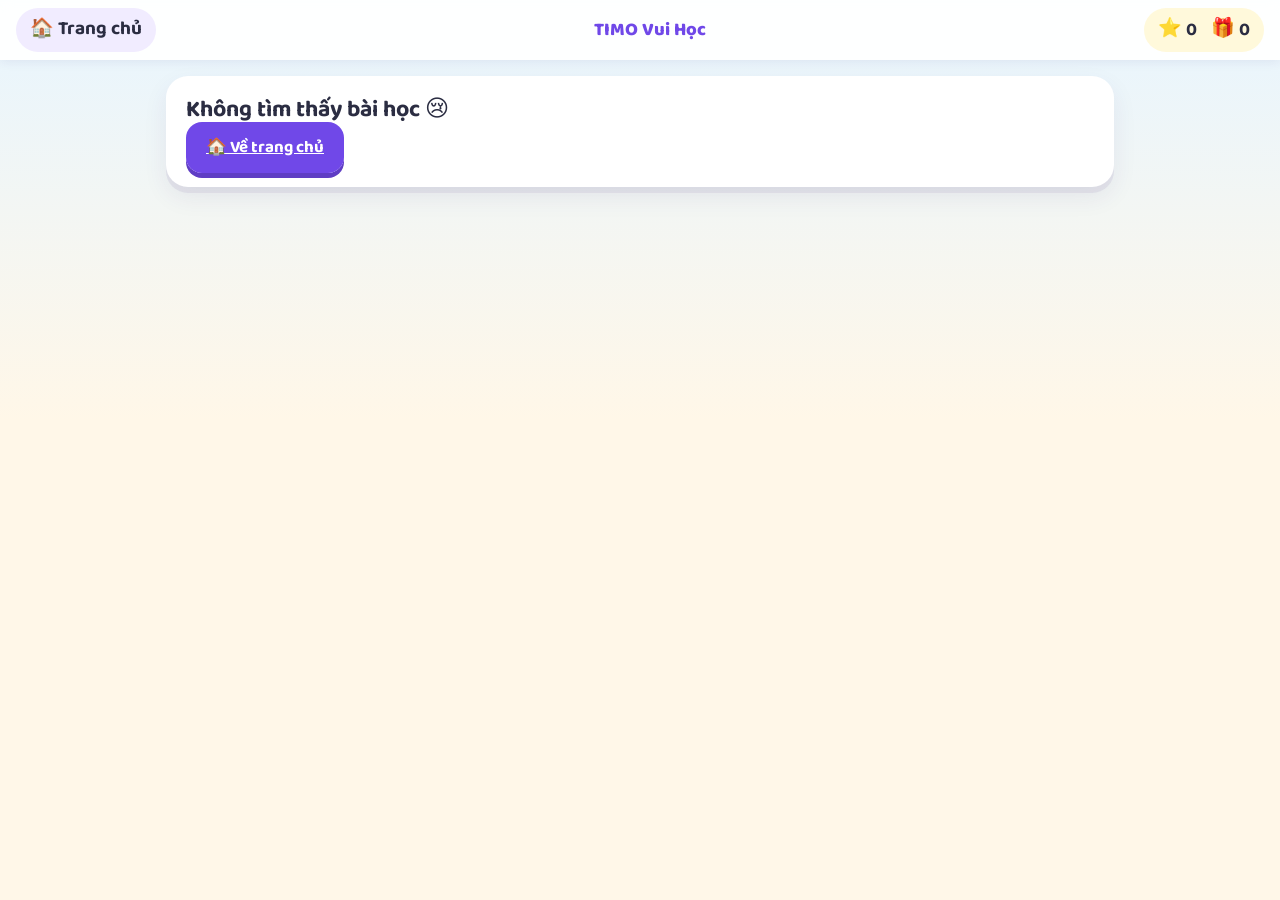
<file: chu-de.html>
<!doctype html>
<html lang="vi">
<head>
  <meta charset="utf-8">
  <meta name="viewport" content="width=device-width, initial-scale=1">
  <title>Bài học</title>
  <meta name="theme-color" content="#7048e8">
  <link rel="manifest" href="manifest.json">
  <link rel="apple-touch-icon" href="icons/apple-touch-icon.png">
  <meta name="mobile-web-app-capable" content="yes">
  <meta name="apple-mobile-web-app-capable" content="yes">
  <link rel="preconnect" href="https://fonts.googleapis.com">
  <link rel="preconnect" href="https://fonts.gstatic.com" crossorigin>
  <link href="https://fonts.googleapis.com/css2?family=Baloo+2:wght@500;600;700;800&display=swap" rel="stylesheet">
  <link rel="stylesheet" href="css/style.css">
</head>
<body>
  <header class="topbar" id="topbar"></header>

  <main class="wrap" id="main">
    <section class="card">
      <div class="guide">
        <div class="zb float" data-zoombe="happy"></div>
        <div class="bubble say" id="tIntro"></div>
      </div>
    </section>

    <nav class="tabs" id="tabs">
      <button data-tab="hoc-tu">📖 Học từ</button>
      <button data-tab="vi-du">🧩 Ví dụ</button>
      <button data-tab="luyen-tap">🎮 Luyện tập</button>
      <button data-tab="bai-tu-lam">📝 Bài tự làm</button>
    </nav>

    <!-- 1. Học từ -->
    <section class="panel" id="hoc-tu">
      <div class="card">
        <h2>📖 Từ vựng tiếng Anh</h2>
        <p class="tip">👆 Bấm vào thẻ để nghe tiếng Anh và tiếng Việt.</p>
        <div class="word-grid" id="tWords"></div>
      </div>
      <div class="card">
        <h2>🪄 Bí kíp làm bài</h2>
        <ol class="method-list" id="tTips"></ol>
      </div>
      <div class="card" id="tPlayCard" hidden>
        <h2 id="tPlayTitle"></h2>
        <div id="tPlay"></div>
      </div>
      <div class="next-row"><button class="btn btn-big" data-goto="vi-du">Tiếp theo: Xem ví dụ ➡️</button></div>
    </section>

    <!-- 2. Ví dụ -->
    <section class="panel" id="vi-du">
      <p class="tip center">👆 Bấm "Tiếp theo" để Zoombe giải từng bước.</p>
      <div id="tExamples"></div>
      <div class="next-row"><button class="btn btn-big" data-goto="luyen-tap">Tiếp theo: Luyện tập ➡️</button></div>
    </section>

    <!-- 3. Luyện tập -->
    <section class="panel" id="luyen-tap">
      <div class="card">
        <h2>🎮 Luyện tập</h2>
        <p class="say">Chọn đáp án đúng. Sai thì thử lại, hoặc bấm Gợi ý nhé!</p>
        <div id="tPractice"></div>
      </div>
      <div class="next-row"><button class="btn btn-big" data-goto="bai-tu-lam">Tiếp theo: Bài tự làm ➡️</button></div>
    </section>

    <!-- 4. Bài tự làm -->
    <section class="panel" id="bai-tu-lam">
      <div class="card">
        <h2>📝 Bài tự làm</h2>
        <p class="say">Câu giống đề thi TIMO. Con tự làm hết rồi bấm Nộp bài. Câu nào sai thì con làm lại, làm đúng mới xem cách giải nhé!</p>
        <div id="tTest"></div>
      </div>
    </section>
  </main>

  <script src="js/data.js"></script>
  <script src="js/common.js"></script>
  <script src="js/visuals.js"></script>
  <script src="js/topics/chu-cai.js"></script>
  <script src="js/topics/ma-ma.js"></script>
  <script src="js/topics/quy-luat-hinh.js"></script>
  <script src="js/topics/quy-luat-nhom.js"></script>
  <script src="js/topics/xep-hang.js"></script>
  <script src="js/topics/xem-gio.js"></script>
  <script src="js/topics/tinh-nhanh.js"></script>
  <script src="js/topics/tim-so.js"></script>
  <script src="js/topics/dien-dau.js"></script>
  <script src="js/topics/day-so.js"></script>
  <script src="js/topics/chan-le.js"></script>
  <script src="js/topics/so-sanh.js"></script>
  <script src="js/topics/cau-tao.js"></script>
  <script src="js/topics/goi-hop.js"></script>
  <script src="js/topics/doan-thang.js"></script>
  <script src="js/topics/hinh-vuong.js"></script>
  <script src="js/topics/canh-goc.js"></script>
  <script src="js/topics/lap-phuong.js"></script>
  <script src="js/topics/doi-xu.js"></script>
  <script src="js/topics/lap-so.js"></script>
  <script src="js/topics/cai-can.js"></script>
  <script src="js/topics/dem-so.js"></script>
  <script src="js/chu-de.js"></script>
</body>
</html>
</file>
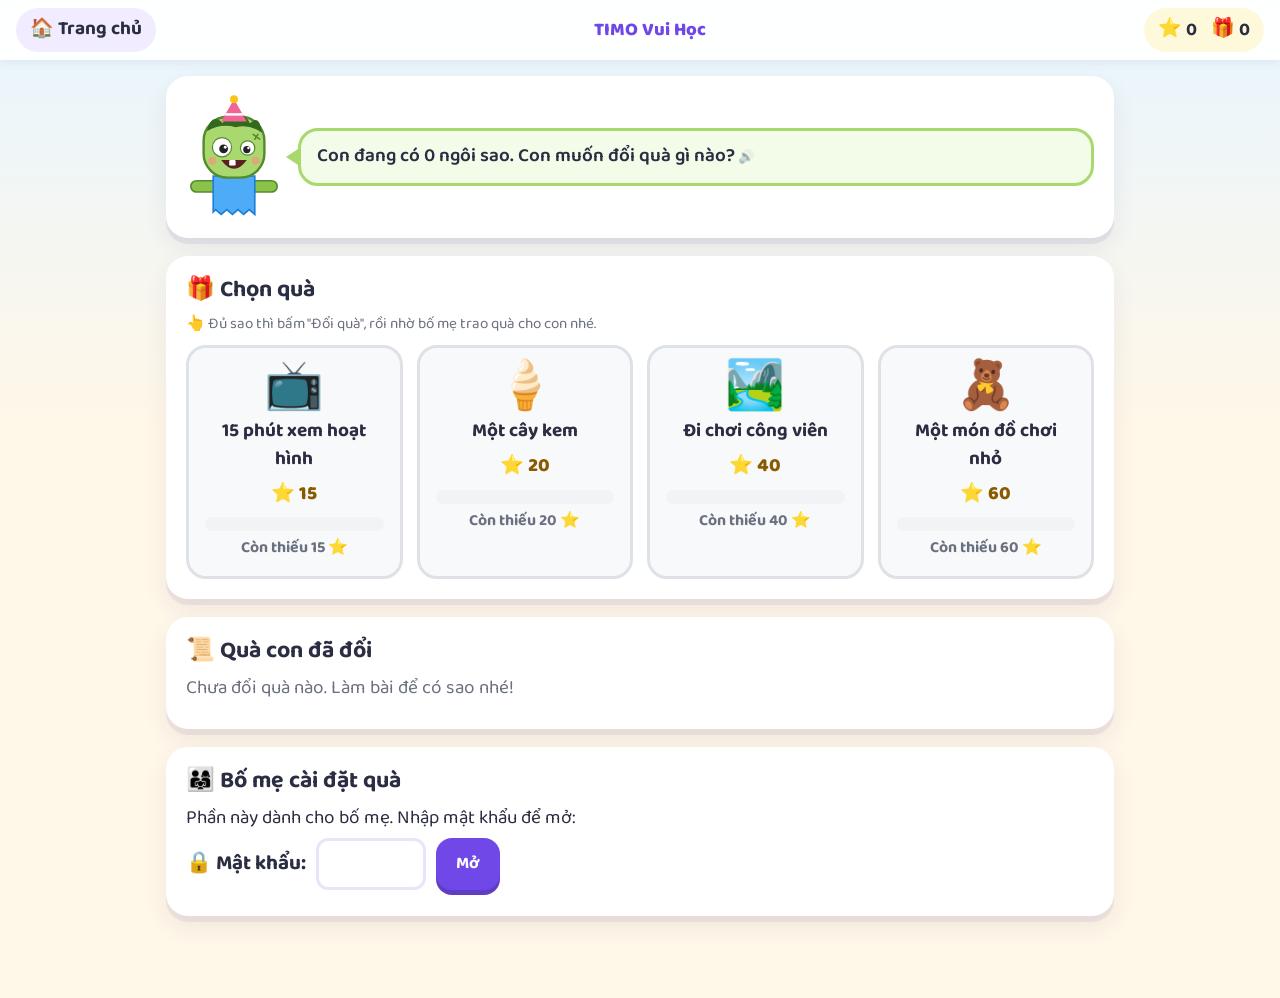
<file: doi-qua.html>
<!doctype html>
<html lang="vi">
<head>
  <meta charset="utf-8">
  <meta name="viewport" content="width=device-width, initial-scale=1">
  <title>Đổi Quà</title>
  <meta name="theme-color" content="#7048e8">
  <link rel="manifest" href="manifest.json">
  <link rel="apple-touch-icon" href="icons/apple-touch-icon.png">
  <meta name="mobile-web-app-capable" content="yes">
  <meta name="apple-mobile-web-app-capable" content="yes">
  <link rel="preconnect" href="https://fonts.googleapis.com">
  <link rel="preconnect" href="https://fonts.gstatic.com" crossorigin>
  <link href="https://fonts.googleapis.com/css2?family=Baloo+2:wght@500;600;700;800&display=swap" rel="stylesheet">
  <link rel="stylesheet" href="css/style.css">
</head>
<body>
  <header class="topbar" id="topbar"></header>

  <main class="wrap">
    <section class="card">
      <div class="guide">
        <div class="zb float" data-zoombe="party"></div>
        <div class="bubble say" id="giftTalk"></div>
      </div>
    </section>

    <section class="card">
      <h2>🎁 Chọn quà</h2>
      <p class="tip">👆 Đủ sao thì bấm "Đổi quà", rồi nhờ bố mẹ trao quà cho con nhé.</p>
      <div class="gift-grid" id="gifts"></div>
    </section>

    <section class="card">
      <h2>📜 Quà con đã đổi</h2>
      <div id="history"></div>
    </section>

    <section class="card">
      <h2>👨‍👩‍👧 Bố mẹ cài đặt quà</h2>
      <div id="parent"></div>
    </section>
  </main>

  <script src="js/data.js"></script>
  <script src="js/common.js"></script>
  <script src="js/doi-qua.js"></script>
</body>
</html>
</file>
<file: css/style.css>
/* TIMO Vui Học – giao diện dùng chung */
:root {
  --bg: #fff7e8;
  --bg2: #e7f5ff;
  --ink: #2b2d42;
  --muted: #6b7080;
  --card: #fff;
  --line: #ece7f5;
  --pri: #7048e8;
  --pri-d: #5f3dc4;
  --pri-soft: #f1ecff;
  --zb: #a9d86e;
  --fwd: #2f9e44;
  --fwd-bg: #ebfbee;
  --back: #e8590c;
  --back-bg: #fff4e6;
  --ok: #2f9e44;
  --bad: #e03131;
  --gold: #fcc419;
  --r: 22px;
  --shadow: 0 6px 0 rgba(60, 40, 120, .07), 0 10px 24px rgba(60, 40, 120, .08);
  font-family: 'Baloo 2', 'Nunito', 'Segoe UI', system-ui, sans-serif;
}

* { box-sizing: border-box; }
html { -webkit-text-size-adjust: 100%; }
body {
  margin: 0;
  min-height: 100vh;
  color: var(--ink);
  font-size: 19px;
  line-height: 1.45;
  background: linear-gradient(180deg, var(--bg2), var(--bg) 420px) no-repeat, var(--bg);
}
h1, h2, h3 { line-height: 1.2; margin: 0 0 10px; }
h1 { font-size: 2rem; }
h2 { font-size: 1.45rem; }
h3 { font-size: 1.2rem; }
p { margin: 6px 0; }
button { font: inherit; color: inherit; }
:focus-visible { outline: 4px solid var(--gold); outline-offset: 2px; }
[hidden] { display: none !important; }
.muted { color: var(--muted); }
.fwd-t { color: var(--fwd); }
.back-t { color: var(--back); }

/* ---------- Thanh trên cùng ---------- */
.topbar {
  position: sticky; top: 0; z-index: 20;
  display: flex; align-items: center; justify-content: space-between; gap: 10px;
  padding: 8px 16px;
  background: rgba(255, 255, 255, .92);
  backdrop-filter: blur(6px);
  box-shadow: 0 2px 10px rgba(60, 40, 120, .08);
}
.topbar a { text-decoration: none; color: var(--ink); font-weight: 700; }
.tb-home, .tb-stars {
  display: inline-flex; align-items: center; gap: 4px;
  padding: 6px 14px; border-radius: 999px; background: var(--pri-soft); min-height: 44px;
}
.tb-stars { background: #fff9db; }
.tb-stars b { font-size: 1.15rem; }
.tb-sep { margin-left: 10px; }
.tb-title { font-weight: 800; color: var(--pri); font-size: 1.15rem; }
.tb-stars.pop { animation: pop .6s; }

/* ---------- Khung chung ---------- */
.wrap { max-width: 980px; margin: 0 auto; padding: 16px 16px 64px; }
.card {
  background: var(--card); border-radius: var(--r); box-shadow: var(--shadow);
  padding: 20px; margin: 0 0 18px;
}
.section-title { margin: 22px 4px 12px; }
.tip { color: var(--muted); font-size: .95rem; }

.btn {
  border: 0; border-radius: 16px; padding: 12px 20px; min-height: 52px;
  font-weight: 700; font-size: 1.05rem; color: #fff; background: var(--pri);
  box-shadow: 0 5px 0 var(--pri-d); cursor: pointer; transition: transform .08s, box-shadow .08s;
}
.btn:active { transform: translateY(3px); box-shadow: 0 2px 0 var(--pri-d); }
.btn:disabled { opacity: .5; cursor: default; transform: none; }
.btn-big { font-size: 1.2rem; padding: 14px 26px; min-height: 58px; }
.btn-ghost { background: var(--pri-soft); color: var(--pri-d); box-shadow: 0 5px 0 #d9ccff; }
.btn-ghost:active { box-shadow: 0 2px 0 #d9ccff; }
.fwd-btn { background: var(--fwd); box-shadow: 0 5px 0 #237a35; }
.back-btn { background: var(--back); box-shadow: 0 5px 0 #b64708; }
.btn-danger { background: var(--bad); box-shadow: 0 5px 0 #a51d1d; }
.btn-row { display: flex; flex-wrap: wrap; gap: 12px; margin-top: 14px; justify-content: center; }
.next-row { display: flex; justify-content: center; margin: 6px 0 26px; }

/* Chữ bấm để nghe */
.say { cursor: pointer; border-radius: 10px; transition: background .2s; }
.say:hover { background: #f6f2ff; }
p.say::after, li.say::after, h1.say::after, .bubble.say::after { content: " 🔊"; font-size: .7em; opacity: .45; }
.speaking { animation: speak .7s; }
@keyframes speak {
  0% { box-shadow: 0 0 0 0 rgba(252, 196, 25, .9); }
  100% { box-shadow: 0 0 0 14px rgba(252, 196, 25, 0); }
}

/* ---------- Zoombe & bong bóng lời nói ---------- */
.zb { width: 96px; flex: none; }
.zb svg { width: 100%; height: auto; display: block; overflow: visible; }
.zb-big { width: 140px; margin: 0 auto; }
.guide { display: flex; align-items: center; gap: 16px; }
.guide-sm { margin-top: 12px; }
.guide-sm .zb { width: 64px; }
.bubble {
  position: relative; flex: 1;
  background: #f3fbe9; border: 3px solid var(--zb); border-radius: 20px;
  padding: 12px 16px; font-weight: 600;
}
.bubble::before {
  content: ""; position: absolute; left: -15px; top: 50%; margin-top: -10px;
  border-style: solid; border-width: 10px 15px 10px 0; border-color: transparent var(--zb) transparent transparent;
}
.bounce { animation: bounce .5s; }
.float svg { animation: float 3s ease-in-out infinite; }

/* ---------- Trang chủ ---------- */
.hero { display: flex; align-items: center; gap: 20px; }
.hero .zb { width: 160px; }
.hero h1 { color: var(--pri); }
.islands { display: grid; grid-template-columns: repeat(auto-fill, minmax(210px, 1fr)); gap: 16px; }
.island {
  display: flex; flex-direction: column; align-items: flex-start; gap: 4px;
  padding: 18px; border-radius: var(--r); background: #fff; box-shadow: var(--shadow);
  border-top: 10px solid var(--c); text-decoration: none; color: var(--ink);
  transition: transform .15s;
}
.island:hover { transform: translateY(-4px) rotate(-1deg); }
.island b { font-size: 1.3rem; }
.island small { color: var(--muted); font-size: .95rem; }
.isl-icon { font-size: 3rem; line-height: 1; }
.isl-tag { background: var(--c); color: #fff; font-weight: 700; font-size: .85rem; padding: 0 10px; border-radius: 999px; }
.island.cur { box-shadow: 0 0 0 4px var(--c), 0 6px 0 rgba(0, 0, 0, .08); }
.island.locked { opacity: .55; }
.island.locked:hover { transform: none; }

/* ---------- Tab ---------- */
.tabs { display: flex; gap: 8px; overflow-x: auto; padding: 4px 2px 12px; scroll-margin-top: 70px; }
.tabs button {
  flex: none; border: 3px solid transparent; border-radius: 999px; padding: 8px 16px; min-height: 48px;
  background: #fff; font-weight: 700; white-space: nowrap; cursor: pointer; box-shadow: var(--shadow);
}
.tabs button.active { background: var(--pri); color: #fff; }
.panel { display: none; }
.panel.active { display: block; animation: fade .3s; }

/* ---------- Thẻ từ vựng ---------- */
.word-grid { display: grid; grid-template-columns: repeat(auto-fill, minmax(140px, 1fr)); gap: 12px; margin-top: 12px; }
.word-grid.small { grid-template-columns: repeat(auto-fill, minmax(120px, 1fr)); }
.word-card {
  display: flex; flex-direction: column; align-items: center; justify-content: center; gap: 4px;
  padding: 14px 8px; min-height: 110px; text-align: center; cursor: pointer;
  background: #fff; border: 3px solid #f1f0f6; border-bottom: 7px solid var(--c, var(--pri)); border-radius: 18px;
  transition: transform .12s;
}
.word-card:hover { transform: translateY(-3px); }
.word-card:active { transform: scale(.96); }
.wc-icon { background: var(--c, var(--pri)); color: #fff; font-weight: 800; border-radius: 999px; padding: 0 12px; font-size: .95rem; }
.wc-icon.emoji { background: none; font-size: 1.8rem; padding: 0; line-height: 1.1; }
.wc-en { font-size: 1.2rem; font-weight: 800; line-height: 1.15; }
.wc-vi { color: var(--muted); font-weight: 600; }

.key-grid { display: grid; grid-template-columns: repeat(auto-fill, minmax(210px, 1fr)); gap: 12px; margin-top: 10px; }
.key {
  display: flex; flex-direction: column; align-items: center; text-align: center; gap: 2px;
  padding: 14px; border-radius: 18px; border: 3px solid var(--pri); background: var(--pri-soft); cursor: pointer;
}
.key.fwd { border-color: var(--fwd); background: var(--fwd-bg); }
.key.back { border-color: var(--back); background: var(--back-bg); }
.key-arrow { font-size: 2.3rem; line-height: 1.1; }
.key > b { font-size: 1.25rem; }

/* ---------- Chọn thứ / chọn mức ---------- */
.chip-row { display: flex; flex-wrap: wrap; gap: 8px; justify-content: center; margin: 10px 0; }
.chip-btn {
  border: 3px solid var(--c, var(--pri)); background: #fff; border-radius: 999px;
  padding: 6px 14px; min-height: 46px; font-weight: 700; cursor: pointer;
}
.chip-btn.active { background: var(--c, var(--pri)); color: #fff; }
.real-day { text-align: center; font-weight: 700; color: var(--pri); }

/* ---------- Con đường 5 ngày ---------- */
.timeline { display: grid; grid-template-columns: repeat(5, minmax(0, 1fr)); gap: 6px; margin: 14px 0 8px; }
.tl-cell {
  position: relative; display: flex; flex-direction: column; align-items: center; gap: 3px;
  padding: 72px 4px 10px; min-width: 0; text-align: center; cursor: pointer;
  background: #fff; border: 3px solid #eceaf3; border-radius: 16px;
}
.tl-cell.today { background: #fff9db; }
.tl-cell.sel { border-color: var(--c); box-shadow: 0 0 0 4px rgba(112, 72, 232, .15); }
.tl-zb { position: absolute; top: 4px; left: 50%; width: 56px; transform: translateX(-50%); }
.tl-zb svg { width: 100%; height: auto; animation: pop .4s; }
.tl-vi { font-weight: 800; font-size: 1rem; line-height: 1.1; }
.tl-en { color: var(--muted); font-size: .7rem; line-height: 1.1; }
.tl-day { background: var(--c); color: #fff; border-radius: 999px; padding: 0 8px; font-weight: 700; font-size: .85rem; white-space: nowrap; }
.tl-off { font-size: .8rem; font-weight: 800; }
.tl-off.fwd { color: var(--fwd); }
.tl-off.back { color: var(--back); }
.legend { display: flex; flex-wrap: wrap; gap: 8px 20px; justify-content: center; font-weight: 700; }

/* ---------- Vòng tròn 7 ngày ---------- */
.wheel-wrap { width: min(100%, 380px); margin: 0 auto; }
.wheel-holder .wheel-wrap { width: min(100%, 300px); }
.wheel { position: relative; width: 100%; aspect-ratio: 1 / 1; }
.wheel-ring { position: absolute; inset: 11%; border-radius: 50%; border: 6px dashed #d0bfff; }
.wnode {
  position: absolute; width: 21%; aspect-ratio: 1 / 1; padding: 0; transform: translate(-50%, -50%);
  display: flex; flex-direction: column; align-items: center; justify-content: center; line-height: 1;
  border-radius: 50%; border: 4px solid var(--c); background: #fff; cursor: pointer;
  transition: transform .25s, background .25s;
}
.wnode b { font-size: clamp(.75rem, 3.4vw, 1.05rem); }
.wnode small { font-size: .62rem; color: var(--muted); }
.wnode.here { background: var(--c); color: #fff; transform: translate(-50%, -50%) scale(1.12); }
.wnode.here small { color: #fff; }
.whome { position: absolute; top: -12px; left: -8px; font-size: 1.05rem; display: none; }
.wnode.home .whome { display: block; }
.wmark {
  position: absolute; bottom: -8px; right: -8px; min-width: 24px; height: 24px; padding: 0 5px;
  display: none; align-items: center; justify-content: center;
  border-radius: 12px; color: #fff; font-size: .8rem; font-weight: 800;
}
.wmark.fwd { display: flex; background: var(--fwd); }
.wmark.back { display: flex; background: var(--back); }
.wtoken { position: absolute; z-index: 2; width: 17%; transform: translate(-50%, -50%); transition: left .4s ease, top .4s ease; pointer-events: none; }
.wtoken svg { width: 100%; height: auto; display: block; }
.wtoken-in.jump { animation: jump .45s; }
.wcenter { position: absolute; left: 50%; top: 50%; width: 22%; transform: translate(-50%, -50%); text-align: center; line-height: 1; }
.wcount { display: block; font-size: clamp(1.4rem, 7vw, 2.2rem); }
.wcount.fwd { color: var(--fwd); }
.wcount.back { color: var(--back); }
.wlabel { font-size: .7rem; color: var(--muted); }
.magic {
  margin-top: 16px; padding: 12px; text-align: center; font-weight: 700;
  background: #fff9db; border: 3px dashed var(--gold); border-radius: 16px;
}

/* ---------- Ví dụ ---------- */
.method-list { list-style: none; padding: 0; margin: 0; counter-reset: m; }
.method-list li { background: #f8f6ff; border-radius: 14px; padding: 10px 14px; margin: 8px 0; font-size: 1.1rem; }
.example h3 { color: var(--pri); }
.q-en { font-weight: 700; color: #1c7ed6; }
.ex-layout { display: grid; grid-template-columns: minmax(0, 1fr) minmax(0, 1.15fr); gap: 20px; align-items: start; margin-top: 12px; }
.step-list { list-style: none; padding: 0; margin: 0; }
.step-list li { background: #f8f9fa; border-radius: 14px; padding: 10px 14px; margin: 0 0 8px; }
.step-list li.current { background: #fff3bf; box-shadow: inset 0 0 0 3px var(--gold); }
.step-list li.answer { background: #d3f9d8; font-size: 1.15rem; font-weight: 700; }
.rule {
  display: flex; gap: 12px; align-items: center; padding: 14px 16px; margin-top: 14px;
  border-radius: 18px; background: #fff9db; border: 3px dashed var(--gold); font-weight: 700;
}
.rule-icon { font-size: 2.2rem; }

/* ---------- Quiz ---------- */
.q-picker-tip { text-align: center; margin: 0 0 6px; }
.q-picker { display: flex; flex-wrap: wrap; gap: 10px; justify-content: center; margin-bottom: 14px; }
.q-num {
  position: relative; width: 48px; height: 48px; border-radius: 50%; cursor: pointer;
  border: 3px solid #e9e4f7; background: #fff; font-weight: 800; font-size: 1.15rem;
}
.q-num.ok { border-color: var(--ok); background: #ebfbee; }
.q-num.retry { border-color: var(--gold); background: #fff9db; }
.q-num.cur { border-color: var(--pri); background: var(--pri); color: #fff; }
.q-num i { position: absolute; top: -9px; right: -9px; font-style: normal; font-size: .85rem; }
.quiz-top { display: flex; justify-content: space-between; gap: 8px; flex-wrap: wrap; margin-bottom: 6px; }
.q-progress, .q-tag { border-radius: 999px; padding: 2px 12px; font-weight: 800; font-size: .95rem; }
.q-progress { background: var(--pri-soft); color: var(--pri-d); }
.q-tag { background: #fff3bf; color: #8a5a00; }
.quiz .q-en, .quiz .q-vi { font-size: 1.15rem; }
.quiz .q-vi { font-weight: 700; }
.q-visual { margin: 10px 0; }
.q-visual:empty { display: none; }
.choices { display: grid; grid-template-columns: repeat(var(--cols, 3), minmax(0, 1fr)); gap: 10px; margin: 14px 0 6px; }
.choice {
  display: flex; flex-direction: column; align-items: center; justify-content: center; gap: 4px;
  min-height: 78px; padding: 12px 6px; font-size: 1.15rem; cursor: pointer;
  background: #fff; border: 3px solid #e9e4f7; border-radius: 18px; box-shadow: 0 5px 0 #e9e4f7;
}
.choice b { font-size: 1.6rem; line-height: 1; }
.choice small { color: var(--muted); font-size: .85rem; }
.choice:disabled { cursor: default; }
.choice.right { border-color: var(--ok); background: #ebfbee; box-shadow: 0 5px 0 var(--ok); animation: bounce .5s; }
.choice.wrong { border-color: var(--bad); background: #fff5f5; opacity: .55; animation: shake .4s; }
.day-chip { background: var(--c); color: #fff; border-radius: 999px; padding: 2px 10px; font-weight: 800; white-space: nowrap; }
.q-hint { margin-top: 12px; }
.quiz-end { text-align: center; }

/* ---------- Lật thẻ ---------- */
.mem-info { text-align: center; font-weight: 700; }
.mem-grid { display: grid; grid-template-columns: repeat(4, minmax(0, 1fr)); gap: 10px; margin-top: 10px; }
.mem-card {
  min-height: 96px; padding: 8px; border: 3px solid transparent; border-radius: 16px; cursor: pointer;
  background: var(--pri); color: #fff; box-shadow: 0 5px 0 var(--pri-d); font-weight: 700; line-height: 1.15;
}
.mem-front { font-size: 2.2rem; }
.mem-back { display: none; }
.mem-back i { display: block; font-style: normal; font-size: 1.5rem; }
.mem-back.en { color: #1c7ed6; }
.mem-card.open { background: #fff; color: var(--ink); border-color: #d0bfff; box-shadow: 0 5px 0 #d0bfff; animation: flip .3s; }
.mem-card.open .mem-front { display: none; }
.mem-card.open .mem-back { display: block; }
.mem-card.matched { background: #ebfbee; border-color: var(--ok); box-shadow: 0 5px 0 var(--ok); cursor: default; }

/* ---------- Cột tuổi ---------- */
.bars { display: flex; justify-content: center; align-items: flex-end; gap: 28px; min-height: 290px; padding-top: 10px; }
.bar-col { display: flex; flex-direction: column; align-items: center; gap: 6px; width: 92px; }
.bar-age { font-weight: 700; white-space: nowrap; }
.bar-age b { font-size: 1.5rem; }
.bar {
  position: relative; width: 70px; border-radius: 10px 10px 4px 4px; transition: height .35s ease;
  background: repeating-linear-gradient(to top, var(--c) 0 calc(var(--u) - 2px), rgba(255, 255, 255, .75) calc(var(--u) - 2px) var(--u));
}
.bar-gap {
  position: absolute; left: -7px; right: -7px; top: 0; height: 0;
  display: flex; align-items: center; justify-content: center;
  border: 3px dashed transparent; border-radius: 10px; transition: height .35s ease;
}
.bar-gap.on { border-color: var(--gold); background: rgba(252, 196, 25, .25); }
.bar-gap span { background: var(--gold); border-radius: 999px; padding: 0 8px; font-size: .8rem; font-weight: 800; white-space: nowrap; }
.bar-name { font-weight: 800; white-space: nowrap; }
.year-row { display: flex; flex-wrap: wrap; align-items: center; justify-content: center; gap: 12px; margin-top: 14px; }
.year-label { background: var(--pri-soft); color: var(--pri-d); font-weight: 800; padding: 6px 16px; border-radius: 999px; min-width: 190px; text-align: center; }

/* ---------- Bánh sinh nhật ---------- */
.cake { display: flex; flex-direction: column; align-items: center; margin: 6px auto 0; }
.cake-q { font-size: 2.4rem; font-weight: 800; color: var(--pri); line-height: 1; margin-bottom: 4px; }
.candles { display: flex; flex-wrap: wrap-reverse; justify-content: center; align-items: flex-end; gap: 7px 6px; max-width: 180px; padding-top: 18px; margin-bottom: -2px; }
.candle { position: relative; width: 10px; height: 34px; border-radius: 3px; background: repeating-linear-gradient(45deg, #74c0fc 0 5px, #fff 5px 10px); }
.candle.num { width: auto; height: auto; background: none; }
.candle.num em { display: block; font-style: normal; font-size: 2.8rem; font-weight: 800; line-height: .9; color: #f06595; -webkit-text-stroke: 2px #fff; }
.flame {
  position: absolute; left: 50%; top: -17px; width: 12px; height: 16px; margin-left: -6px;
  background: radial-gradient(circle at 50% 70%, #fff3bf, #fcc419 45%, #ff922b);
  border-radius: 50% 50% 50% 50% / 60% 60% 40% 40%; animation: flick .5s infinite alternate;
}
.cake.blown .flame { animation: none; opacity: 0; transform: translateY(-12px); transition: opacity .5s, transform .5s; }
.cake-top { width: 170px; height: 22px; background: #fff; border-radius: 12px 12px 0 0; box-shadow: inset 0 -8px 0 #ffc9de, 0 0 0 2px #fcc2d7; }
.cake-body { width: 180px; height: 58px; border-radius: 0 0 12px 12px; background: repeating-linear-gradient(90deg, #f783ac 0 20px, #faa2c1 20px 40px); }
.cake-plate { width: 220px; height: 12px; border-radius: 6px; background: #dee2e6; }
.cake-msg { text-align: center; font-weight: 800; color: var(--pri); min-height: 1.5em; }

/* ---------- Album ---------- */
.progress { height: 22px; margin: 14px 0 6px; border-radius: 999px; overflow: hidden; background: #f1f3f5; }
.progress-bar { height: 100%; border-radius: 999px; background: linear-gradient(90deg, var(--gold), #ff922b); transition: width .5s; }
.sticker-grid { display: grid; grid-template-columns: repeat(auto-fill, minmax(92px, 1fr)); gap: 12px; }
.sticker {
  display: flex; flex-direction: column; align-items: center; justify-content: center; aspect-ratio: 1 / 1;
  font-size: 3.2rem; line-height: 1; border-radius: 20px; background: #fff9db; border: 3px solid var(--gold); cursor: pointer;
}
.sticker.pop { animation: pop .6s; }
.sticker.locked { background: #f1f3f5; border-color: #dee2e6; font-size: 1.6rem; cursor: default; }
.sticker small { font-size: .8rem; color: var(--muted); margin-top: 4px; }
.table-wrap { overflow-x: auto; }
.report { width: 100%; border-collapse: collapse; font-size: 1rem; }
.report th, .report td { text-align: left; padding: 8px; border-bottom: 1px solid var(--line); vertical-align: top; }
.report ul { margin: 0; padding-left: 18px; }
.voice-ok { color: var(--ok); font-weight: 700; }
.voice-warn { color: var(--back); font-weight: 700; }

/* ---------- Hộp thông báo & pháo giấy ---------- */
.modal-ov { position: fixed; inset: 0; z-index: 50; display: flex; align-items: center; justify-content: center; padding: 16px; background: rgba(30, 20, 60, .45); }
.modal { width: 100%; max-width: 420px; text-align: center; }
.modal-zb { width: 110px; margin: 0 auto; }
.sticker-new { font-size: 5rem; line-height: 1.1; animation: bounce 1s infinite; }
.confetti { position: fixed; inset: 0; z-index: 60; pointer-events: none; overflow: hidden; }
.confetti i { position: absolute; top: -20px; width: 10px; height: 14px; border-radius: 2px; animation: fall linear forwards; }

/* ---------- Trang chủ theo 5 phần ---------- */
.center { text-align: center; }
.part { margin: 26px 0 8px; }
.part-title { display: flex; align-items: center; flex-wrap: wrap; gap: 8px; margin: 0 4px 12px; color: var(--c); }
.part-title small { color: var(--muted); font-size: .9rem; font-weight: 600; }
.part-icon { display: inline-flex; align-items: center; justify-content: center; width: 44px; height: 44px; border-radius: 14px; background: #fff; box-shadow: var(--shadow); }
.soon { margin: 10px 4px 0; color: var(--muted); font-size: .9rem; }
.isl-score { margin-top: 6px; background: #ebfbee; color: var(--ok); font-weight: 800; font-size: .9rem; padding: 0 10px; border-radius: 999px; }
.isl-score.todo { background: #f1f3f5; color: var(--muted); }

/* ---------- Hình: dãy ô (dãy số, dãy chữ) ---------- */
.seq { display: flex; flex-wrap: wrap; align-items: center; justify-content: center; gap: 4px 0; margin: 8px 0; }
.pad {
  display: flex; flex-direction: column; align-items: center; justify-content: center;
  min-width: 54px; min-height: 54px; padding: 4px 6px; border-radius: 16px;
  background: #f3f0ff; border: 3px solid #b197fc; transition: background .3s;
}
.pad.g1 { background: #fff4e6; border-color: #ffa94d; }
.pad b { font-size: 1.35rem; line-height: 1.1; }
.pad small { font-size: .65rem; color: var(--muted); line-height: 1; }
.pad.blank { background: #fff; border-style: dashed; color: var(--muted); }
.pad.target { box-shadow: 0 0 0 4px rgba(252, 196, 25, .55); }
.pad.new { background: #fff3bf; border-style: solid; animation: pop .5s; }
.pad.ans { background: #d3f9d8; border-color: var(--ok); }
.hop { min-width: 8px; font-size: .78rem; font-weight: 800; color: var(--fwd); text-align: center; }
.hop.on { min-width: 34px; animation: fade .4s; }
.hop.down { color: var(--back); }
.hop.on::after { content: "➜"; display: block; font-size: .9rem; line-height: .8; color: #adb5bd; }
.g0-t { color: #7048e8; }
.g1-t { color: #e8590c; }
.v-seq { margin-bottom: 8px; }

/* ---------- Hình: bảng chữ cái ---------- */
.abc { display: grid; grid-template-columns: repeat(auto-fill, minmax(38px, 1fr)); gap: 5px; }
.abc-cell {
  position: relative; display: flex; flex-direction: column; align-items: center; padding: 4px 0 2px;
  border: 2px solid #e9ecef; border-radius: 10px; background: #fff; cursor: pointer; line-height: 1;
}
.abc-cell b { font-size: 1.1rem; }
.abc-cell small { font-size: .62rem; color: var(--muted); }
.abc-cell.hl { background: #f3f0ff; border-color: #b197fc; }
.abc-cell.cnt { background: #fff3bf; border-color: var(--gold); animation: pop .4s; }
.abc-cell.cnt::after {
  content: attr(data-n); position: absolute; top: -9px; right: -6px; min-width: 18px; height: 18px; border-radius: 9px;
  background: var(--back); color: #fff; font-size: .7rem; font-weight: 800; display: flex; align-items: center; justify-content: center;
}
.abc-cell.ans { background: #d3f9d8; border-color: var(--ok); }

/* ---------- Hình: thẻ số, phép tính ---------- */
.chips { display: flex; flex-wrap: wrap; align-items: flex-start; justify-content: center; gap: 8px 6px; margin: 8px 0; }
.chip {
  display: flex; flex-direction: column; align-items: center; min-width: 48px; padding: 6px 10px 2px; border-radius: 14px;
  background: #fff; border: 3px solid #dee2e6; transition: background .3s, border-color .3s;
}
.chip b { font-size: 1.3rem; line-height: 1.1; white-space: nowrap; }
.chip i { font-style: normal; font-size: .8rem; font-weight: 800; min-height: 1.1em; color: var(--ink); }
.chip.grp { background: var(--g); border-color: var(--g); animation: pop .4s; }
.chip.even { background: #d0ebff; border-color: #228be6; }
.chip.odd { background: #ffe8cc; border-color: #f76707; }
.chip.pick { box-shadow: 0 0 0 4px var(--gold); animation: bounce .6s; }
.op { font-size: 1.4rem; font-weight: 800; color: var(--muted); padding-top: 6px; }

/* ---------- Hình: sơ đồ đoạn thẳng ---------- */
.barm { margin: 8px 0 18px; }
.barm-total { text-align: center; border: 3px solid var(--ink); border-bottom: 0; border-radius: 10px 10px 0 0; height: 18px; margin: 0 2px 6px; position: relative; }
.barm-total span { position: relative; top: -16px; background: var(--card); padding: 0 10px; font-weight: 800; font-size: 1.25rem; }
.barm-total.unk span { color: var(--back); }
.barm-total.new span { color: var(--ok); animation: pop .5s; }
.barm-row { display: flex; gap: 4px; }
.seg { display: flex; align-items: center; justify-content: center; min-height: 52px; min-width: 40px; border-radius: 10px; font-size: 1.25rem; }
.seg.s0 { background: #d0bfff; }
.seg.s1 { background: #a5d8ff; }
.seg.s2 { background: #ffd8a8; }
.seg.unk { background: repeating-linear-gradient(45deg, #fff 0 8px, #f1f3f5 8px 16px); border: 3px dashed var(--back); color: var(--back); }
.seg.new { animation: pop .5s; box-shadow: inset 0 0 0 3px var(--ok); }

/* ---------- Hình: chấm xếp đôi ---------- */
.pairs { display: flex; flex-wrap: wrap; gap: 10px; justify-content: center; margin: 10px 0; }
.pair { display: flex; flex-direction: column; gap: 6px; padding: 6px; border-radius: 14px; background: #e7f5ff; }
.pair i { display: block; width: 24px; height: 24px; border-radius: 50%; background: #228be6; }
.pair.lone { background: #fff4e6; }
.pair.lone i { background: #f76707; }
.pair.lone.hl { animation: shake .5s 2; box-shadow: 0 0 0 3px #f76707; }
.pairs-say { text-align: center; font-weight: 700; }
.even-t { color: #1c7ed6; }
.odd-t { color: #e8590c; }

/* ---------- Hình SVG dùng chung ---------- */
.v-svg { display: flex; flex-direction: column; align-items: center; margin: 8px 0; }
.v-svg svg { width: 100%; max-width: 340px; height: auto; overflow: visible; }
.v-draw { stroke-dasharray: 400; stroke-dashoffset: 400; animation: draw .5s forwards; }
.v-pop { animation: pop .4s; transform-box: fill-box; transform-origin: center; }
@keyframes draw { to { stroke-dashoffset: 0; } }
.pad.hl { background: #fff3bf; border-color: var(--gold); }
.big-emoji { font-size: 1.8rem; line-height: 1; }
.v-code > div { margin-bottom: 6px; }
.g-say { text-align: center; font-weight: 700; min-height: 1.4em; }
.cb.hl { fill: #ffe066; }
.cb.z1.hl { fill: #ffc078; }
.cb.z2.hl { fill: #faa2c1; }
.cb.z3.hl { fill: #8ce99a; }

/* Đồng hồ */
.v-clock { display: flex; flex-direction: column; align-items: center; }
.v-clock svg { width: min(220px, 70vw); height: auto; }
.ck-n { font-size: 17px; font-weight: 800; fill: var(--ink); transition: fill .2s; }
.ck-n.cnt { fill: #e8590c; }
.ck-n.ans { fill: var(--ok); font-size: 21px; }
.ck-hour { transform-origin: 100px 100px; transition: transform .45s ease; }
.ck-say { margin: 4px 0 0; font-weight: 700; }

/* Xếp hàng */
.queue { display: flex; flex-wrap: wrap; align-items: center; justify-content: center; gap: 6px 4px; margin: 8px 0; }
.q-head { font-size: .75rem; color: var(--muted); font-weight: 700; }
.kid { position: relative; font-size: 1.5rem; line-height: 1; padding: 3px; border-radius: 10px; border: 2px solid transparent; }
.kid.me { background: #fff3bf; border-color: var(--gold); }
.kid.front { background: #d0ebff; }
.kid.back { background: #ffe8cc; }
.kid[data-n]::after {
  content: attr(data-n); position: absolute; bottom: -8px; right: -4px; min-width: 16px; height: 16px; border-radius: 8px;
  font-size: .62rem; font-weight: 800; color: #fff; background: #495057; display: flex; align-items: center; justify-content: center;
}

/* Các nhóm đồ vật */
.groups { display: flex; flex-wrap: wrap; gap: 8px; justify-content: center; margin: 8px 0; }
.grp-box { display: flex; flex-direction: column; align-items: center; gap: 2px; min-width: 64px; max-width: 150px; padding: 6px 8px; border-radius: 14px; background: #f8f9fa; border: 2px solid #dee2e6; }
.grp-box.big { border-width: 3px; border-color: #b197fc; }
.grp-items { font-size: 1.05rem; line-height: 1.3; text-align: center; word-break: break-all; min-height: 1.3em; }
.grp-big { white-space: nowrap; font-weight: 800; }
.grp-box small { font-size: .7rem; font-weight: 700; color: var(--muted); text-align: center; }

/* Khối lập phương nhìn thẳng: khối bị che hiện viền nét đứt */
.cb.cr.hl, .cb.ct.hl { fill-opacity: .75; }
.cb-ghost { fill: rgba(116, 192, 252, .35); stroke: #1c7ed6; stroke-width: 2.2; stroke-dasharray: 5 3; }

/* Các nhóm kí hiệu theo quy luật */
.sym-groups { display: flex; flex-wrap: wrap; align-items: flex-end; justify-content: center; gap: 10px 14px; margin: 8px 0; }
.sym-g { display: flex; flex-direction: column; align-items: center; gap: 2px; }
.sym-g small { font-size: .7rem; font-weight: 700; color: var(--muted); }
.sym-n { min-height: 1.2em; color: #e8590c; }
.sym-grid { display: grid; grid-template-columns: repeat(var(--n), 20px); grid-auto-rows: 20px; border: 1.5px solid #2b2d42; }
.sym-grid span { border: 1px solid #868e96; display: flex; align-items: center; justify-content: center; font-size: .8rem; line-height: 1; }
.sym-pile { display: flex; flex-direction: column; align-items: center; }
.sym-pile i { font-style: normal; font-size: 1.15rem; line-height: 1.1; color: #495057; }
.sym-ask { width: 44px; height: 44px; border: 2px dashed var(--muted); border-radius: 8px; display: flex; align-items: center; justify-content: center; font-size: 1.4rem; font-weight: 800; color: var(--muted); }

/* Phép tính đặt dọc */
.vcalc { display: flex; flex-direction: column; align-items: center; margin: 8px 0; font-size: 1.7rem; font-weight: 800; }
.vc-row { display: flex; align-items: center; }
.vc-op { width: 1.1em; text-align: center; color: var(--muted); }
.vc-d { width: 1.1em; text-align: center; }
.vc-d.unk { color: #7048e8; }
.vc-bar { border-top: 3px solid var(--ink); margin: 4px 0; }

/* Ô sắp xếp số: bấm lần lượt các số theo thứ tự */
.ord-out { display: flex; flex-wrap: wrap; justify-content: center; gap: 6px; min-height: 48px; margin: 10px 0; padding: 6px; border: 3px dashed var(--gold); border-radius: 14px; background: #fff9db; }
.ord-out b { padding: 4px 10px; border-radius: 10px; background: #fff; border: 2px solid var(--gold); font-size: 1.2rem; }
.ord-out .muted { align-self: center; }
.ord-keys { display: flex; flex-wrap: wrap; justify-content: center; gap: 8px; }
.ord-keys .key-btn { min-width: 56px; padding: 0 10px; }
.ord-keys .key-btn:disabled { opacity: .3; }
.coin.c4 { background: #d3f9d8; color: #2b8a3e; }
.coin.c10 { background: #ffc9c9; color: #a61e4d; width: 48px; height: 48px; }
.grp-box.hl { background: #fff3bf; border-color: var(--gold); }
.grp-box.lack { background: #fff5f5; border-color: #ffc9c9; }
.grp-box.new { background: #ebfbee; border-color: var(--ok); }
.grp-box.gift { background: #fff0f6; border-color: #f783ac; }

/* Que chục, khối đơn vị */
.blocks { display: flex; flex-wrap: wrap; gap: 16px; justify-content: center; align-items: flex-end; margin: 8px 0; }
.blk-part { display: flex; flex-wrap: wrap; align-items: flex-end; justify-content: center; gap: 4px; padding: 6px; border-radius: 14px; border: 2px dashed transparent; max-width: 220px; }
.blk-part small { flex-basis: 100%; text-align: center; font-weight: 700; color: var(--muted); }
.blk-part.hl { border-color: var(--gold); background: #fff9db; }
.ten { width: 12px; height: 100px; border-radius: 3px; background: repeating-linear-gradient(to top, #4dabf7 0 8px, #fff 8px 10px); border: 1px solid #1c7ed6; }
.hund { width: 60px; height: 60px; border-radius: 4px; background: repeating-linear-gradient(90deg, #b197fc 0 4px, #fff 4px 6px), #b197fc; border: 1px solid #7048e8; }
.units { display: grid; grid-template-columns: repeat(3, 12px); gap: 3px; }
.unit { width: 12px; height: 12px; border-radius: 2px; background: #ffd43b; border: 1px solid #e6a700; }

/* Tiền xu */
.coins { margin: 8px 0; text-align: center; }
.coin-row { display: flex; flex-wrap: wrap; gap: 5px; justify-content: center; margin: 4px 0; }
.coin { display: inline-flex; align-items: center; justify-content: center; width: 38px; height: 38px; border-radius: 50%; font-size: .78rem; font-weight: 800; box-shadow: inset 0 -3px 0 rgba(0, 0, 0, .15); }
.coin.c1 { background: #dee2e6; color: #495057; }
.coin.c2 { background: #ffd8a8; color: #a3480b; }
.coin.c5 { background: #ffe066; color: #8a5a00; width: 44px; height: 44px; }
.coin-out p { margin: 8px 0 2px; font-weight: 700; }

/* Cái cân */
.scales { display: flex; flex-wrap: wrap; gap: 8px; justify-content: center; margin: 8px 0; }
.scale-one { display: flex; flex-direction: column; align-items: center; width: min(220px, 44vw); padding: 4px; border-radius: 14px; border: 2px solid transparent; }
.scale-one svg { width: 100%; height: auto; }
.scale-one small { font-weight: 700; color: var(--muted); }
.scale-one.hl { border-color: var(--gold); background: #fff9db; }

/* Điền dấu, phép cộng đặt cột */
.sign-eq { display: flex; flex-wrap: wrap; align-items: center; justify-content: center; gap: 8px; margin: 14px 0 4px; font-size: 1.6rem; }
.sign-btn {
  width: 52px; height: 52px; border-radius: 14px; border: 3px dashed var(--pri); background: var(--pri-soft);
  font-size: 1.8rem; font-weight: 800; color: var(--pri-d); cursor: pointer;
}
.sign-btn.pop { animation: pop .3s; }
.small-eq, .eq-small { font-size: .95rem; white-space: nowrap; }
.col-add { width: max-content; margin: 8px auto; font-size: 1.8rem; font-weight: 800; text-align: right; letter-spacing: 2px; font-variant-numeric: tabular-nums; }
.col-sum { border-top: 3px solid var(--ink); margin-top: 2px; }

/* ---------- Bài tự làm ---------- */
.ans-show { display: flex; align-items: center; justify-content: center; gap: 10px; margin: 14px 0 10px; font-weight: 700; }
.ans-box {
  min-width: 110px; padding: 4px 16px; border-radius: 16px; text-align: center;
  font-size: 2rem; line-height: 1.3; background: #fff9db; border: 3px dashed var(--gold);
}
.ans-box.pop, .t-told.pop, .q-num.pop { animation: pop .3s; }
.lock-note { display: grid; justify-items: center; gap: 8px; padding: 16px; text-align: center; border-radius: 16px; background: var(--pri-soft); }
.lock-note .zb { width: 90px; }
.keypad { display: grid; grid-template-columns: repeat(3, minmax(0, 1fr)); gap: 8px; max-width: 320px; margin: 0 auto; }
.keypad.letter { grid-template-columns: repeat(auto-fill, minmax(46px, 1fr)); max-width: 560px; }
.key-btn {
  min-height: 56px; border: 0; border-radius: 14px; cursor: pointer; font-size: 1.5rem; font-weight: 800;
  background: var(--pri-soft); color: var(--pri-d); box-shadow: 0 4px 0 #d9ccff;
}
.keypad.letter .key-btn { min-height: 48px; font-size: 1.2rem; }
.key-btn:active { transform: translateY(3px); box-shadow: 0 1px 0 #d9ccff; }
.key-btn.del { background: #fff5f5; color: var(--bad); box-shadow: 0 4px 0 #ffc9c9; }
.choice.picked { border-color: var(--pri); background: var(--pri-soft); box-shadow: 0 5px 0 var(--pri); }
.q-num.filled { border-color: var(--ok); background: #ebfbee; }
.q-num.bad { border-color: var(--bad); background: #fff5f5; }
.q-num.cur.filled { background: var(--pri); border-color: var(--ok); color: #fff; }
.q-num.cur.ok { background: var(--ok); color: #fff; }
.q-num.cur.bad { background: var(--bad); border-color: var(--bad); color: #fff; }
.verdict { margin: 12px 0; padding: 12px 16px; border-radius: 16px; font-weight: 700; font-size: 1.1rem; display: grid; gap: 6px; }
.verdict.ok { background: #ebfbee; border: 3px solid var(--ok); }
.verdict.bad { background: #fff5f5; border: 3px solid #ffc9c9; }
.ans-val { font-size: 1.4rem; }
.ans-chip { display: inline-flex; align-items: center; gap: 6px; }
.ans-chip small { color: var(--muted); }
.sol-title { margin-top: 16px; }
.sol-title small { font-weight: 600; }

/* ---------- Đổi quà ---------- */
.gift-grid { display: grid; grid-template-columns: repeat(auto-fill, minmax(190px, 1fr)); gap: 14px; margin-top: 10px; }
.gift {
  display: flex; flex-direction: column; align-items: center; gap: 6px; padding: 16px; text-align: center;
  border-radius: 20px; background: #fff9db; border: 3px solid var(--gold);
}
.gift.lack { background: #f8f9fa; border-color: #dee2e6; }
.gift-icon { font-size: 3rem; line-height: 1; }
.gift-cost { font-weight: 800; font-size: 1.2rem; color: #8a5a00; }
.gift .progress { width: 100%; margin: 4px 0 0; height: 14px; }
.gift small { color: var(--muted); font-weight: 700; }
.gift-log { margin: 0; padding-left: 20px; }
.gift-log li { margin: 4px 0; }
.gate { display: flex; flex-wrap: wrap; align-items: center; gap: 10px; font-size: 1.3rem; }
.gate input, .gift-edit input {
  font: inherit; padding: 8px 12px; min-height: 48px; border: 3px solid #e9e4f7; border-radius: 12px; background: #fff; color: var(--ink);
}
.gate input { width: 110px; }
.gift-edit { display: grid; gap: 8px; margin: 10px 0; }
.ge-row { display: grid; grid-template-columns: 64px minmax(0, 1fr) 84px 56px; gap: 8px; align-items: center; }
.ge-row input { width: 100%; }
.ge-icon { text-align: center; }
.ge-del { padding: 0; min-height: 48px; }

/* ---------- Chuyển động ---------- */
.pop-in { animation: popin .35s ease-out; }
@keyframes popin { from { opacity: 0; transform: translateY(8px) scale(.98); } to { opacity: 1; transform: none; } }
@keyframes fade { from { opacity: 0; } to { opacity: 1; } }
@keyframes pop { 0% { transform: scale(1); } 40% { transform: scale(1.25); } 100% { transform: scale(1); } }
@keyframes bounce { 0%, 100% { transform: translateY(0); } 40% { transform: translateY(-12px); } }
@keyframes float { 0%, 100% { transform: translateY(0) rotate(-2deg); } 50% { transform: translateY(-8px) rotate(2deg); } }
@keyframes jump { 0%, 100% { transform: translateY(0); } 45% { transform: translateY(-35%) scale(1.08); } }
@keyframes shake { 0%, 100% { transform: translateX(0); } 25% { transform: translateX(-8px); } 75% { transform: translateX(8px); } }
@keyframes flip { from { transform: rotateY(90deg); } to { transform: rotateY(0); } }
@keyframes flick { from { transform: scale(1) rotate(-4deg); } to { transform: scale(1.08, 1.2) rotate(4deg); } }
@keyframes fall { from { transform: translateY(0) rotate(0); } to { transform: translateY(110vh) rotate(720deg); } }

@media (prefers-reduced-motion: reduce) {
  *, *::before, *::after { animation-duration: .01ms !important; animation-iteration-count: 1 !important; transition-duration: .01ms !important; }
}

/* ---------- Màn hình nhỏ (điện thoại, máy tính bảng dọc) ---------- */
@media (max-width: 720px) {
  .ex-layout { grid-template-columns: 1fr; }
}
@media (max-width: 600px) {
  body { font-size: 17px; }
  h1 { font-size: 1.6rem; }
  .card { padding: 16px; }
  .hero { flex-direction: column; text-align: center; }
  .hero .zb { width: 130px; }
  .guide .zb { width: 68px; }
  .guide-sm .zb { width: 54px; }
  .tb-home span, .tb-title { display: none; }
  .mem-grid { grid-template-columns: repeat(3, minmax(0, 1fr)); }
  .bars { gap: 14px; }
  .choice { font-size: 1rem; min-height: 70px; }
  .tl-cell { padding-top: 62px; }
  .tl-zb { width: 46px; }
  .tl-vi { font-size: .85rem; }
  .tl-en { font-size: .62rem; }
  .tl-day { font-size: .72rem; padding: 0 5px; }
  .pad { min-width: 46px; min-height: 48px; }
  .pad b { font-size: 1.15rem; }
  .hop.on { min-width: 28px; }
  .chip { min-width: 40px; padding: 4px 7px 2px; }
  .chip b { font-size: 1.1rem; }
  .btn-row .btn { flex: 1 1 auto; }
  .ge-row { grid-template-columns: 52px minmax(0, 1fr) 68px 48px; gap: 6px; }
}
/* Màn hình khi mở như ứng dụng trên iPhone (tránh tai thỏ) */
@supports (padding: env(safe-area-inset-top)) {
  .topbar { padding-top: max(8px, env(safe-area-inset-top)); }
  .wrap { padding-bottom: max(64px, env(safe-area-inset-bottom)); }
}
</file>
